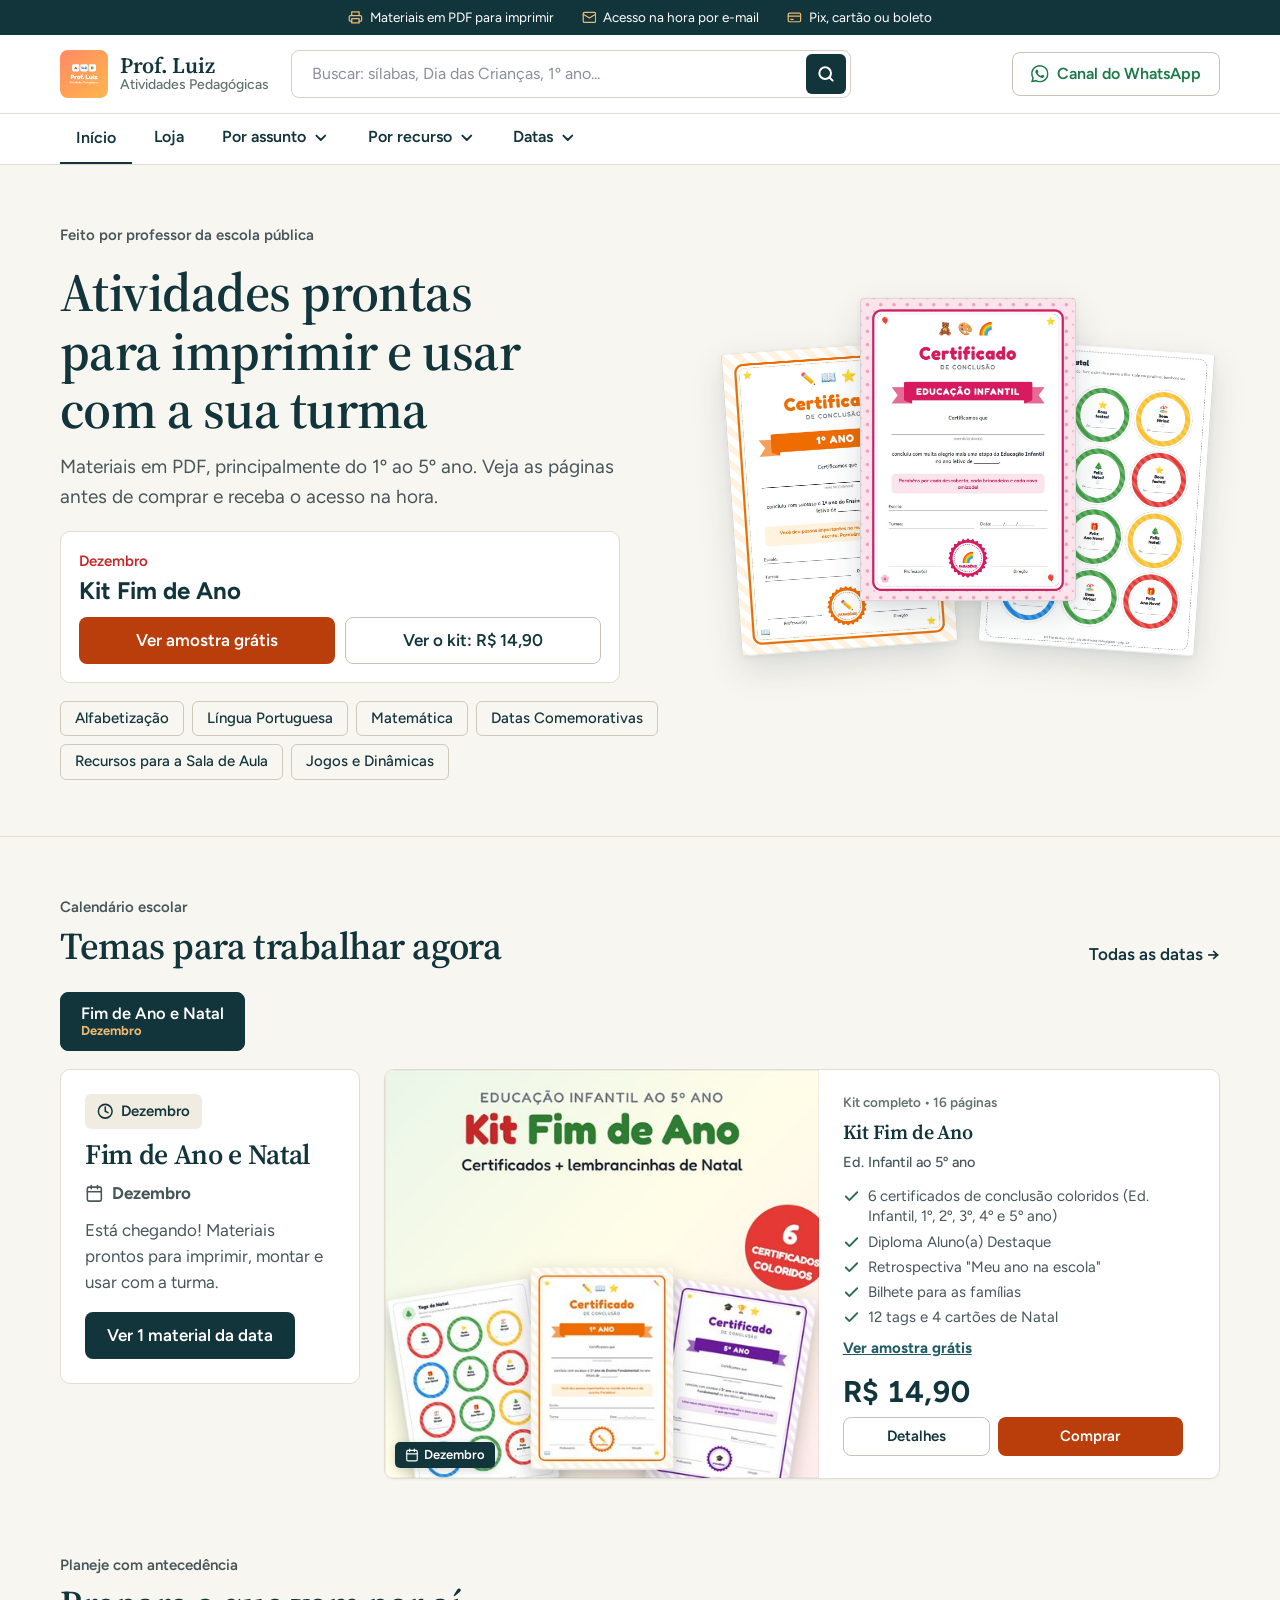
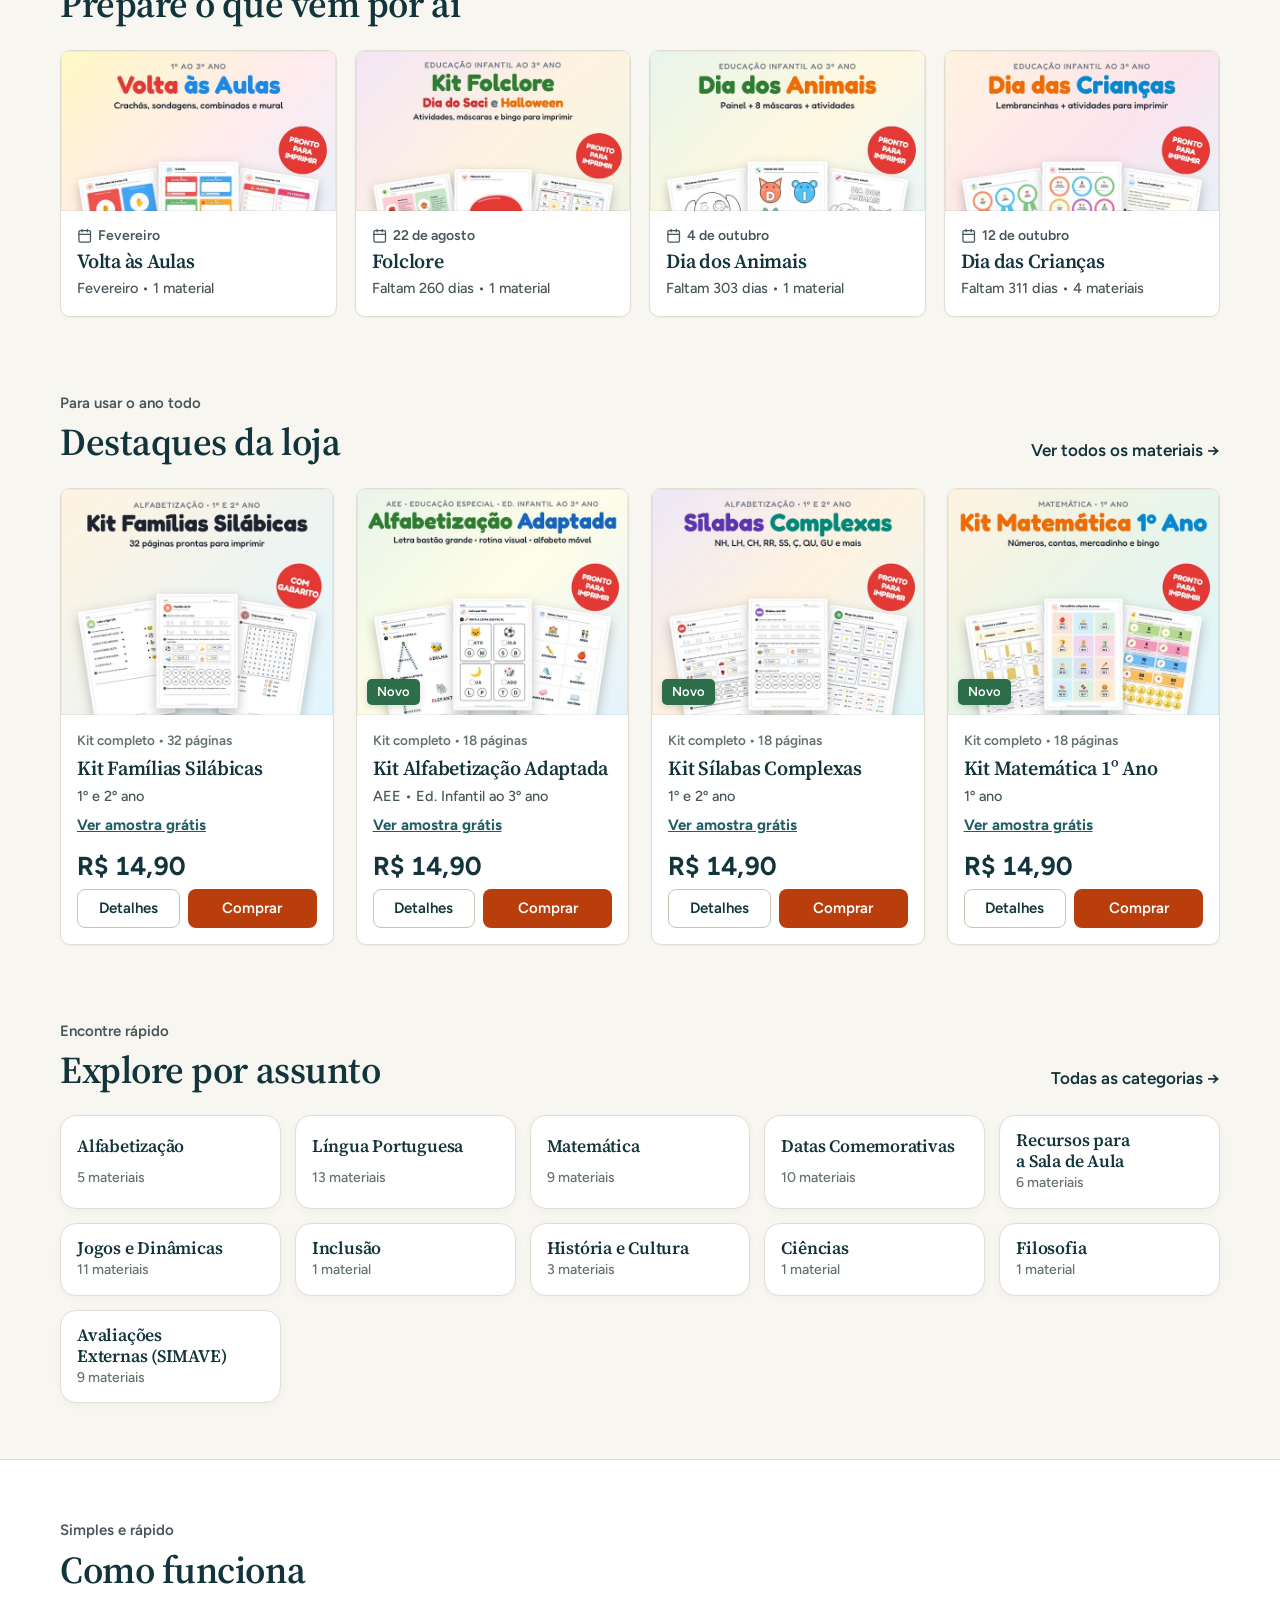
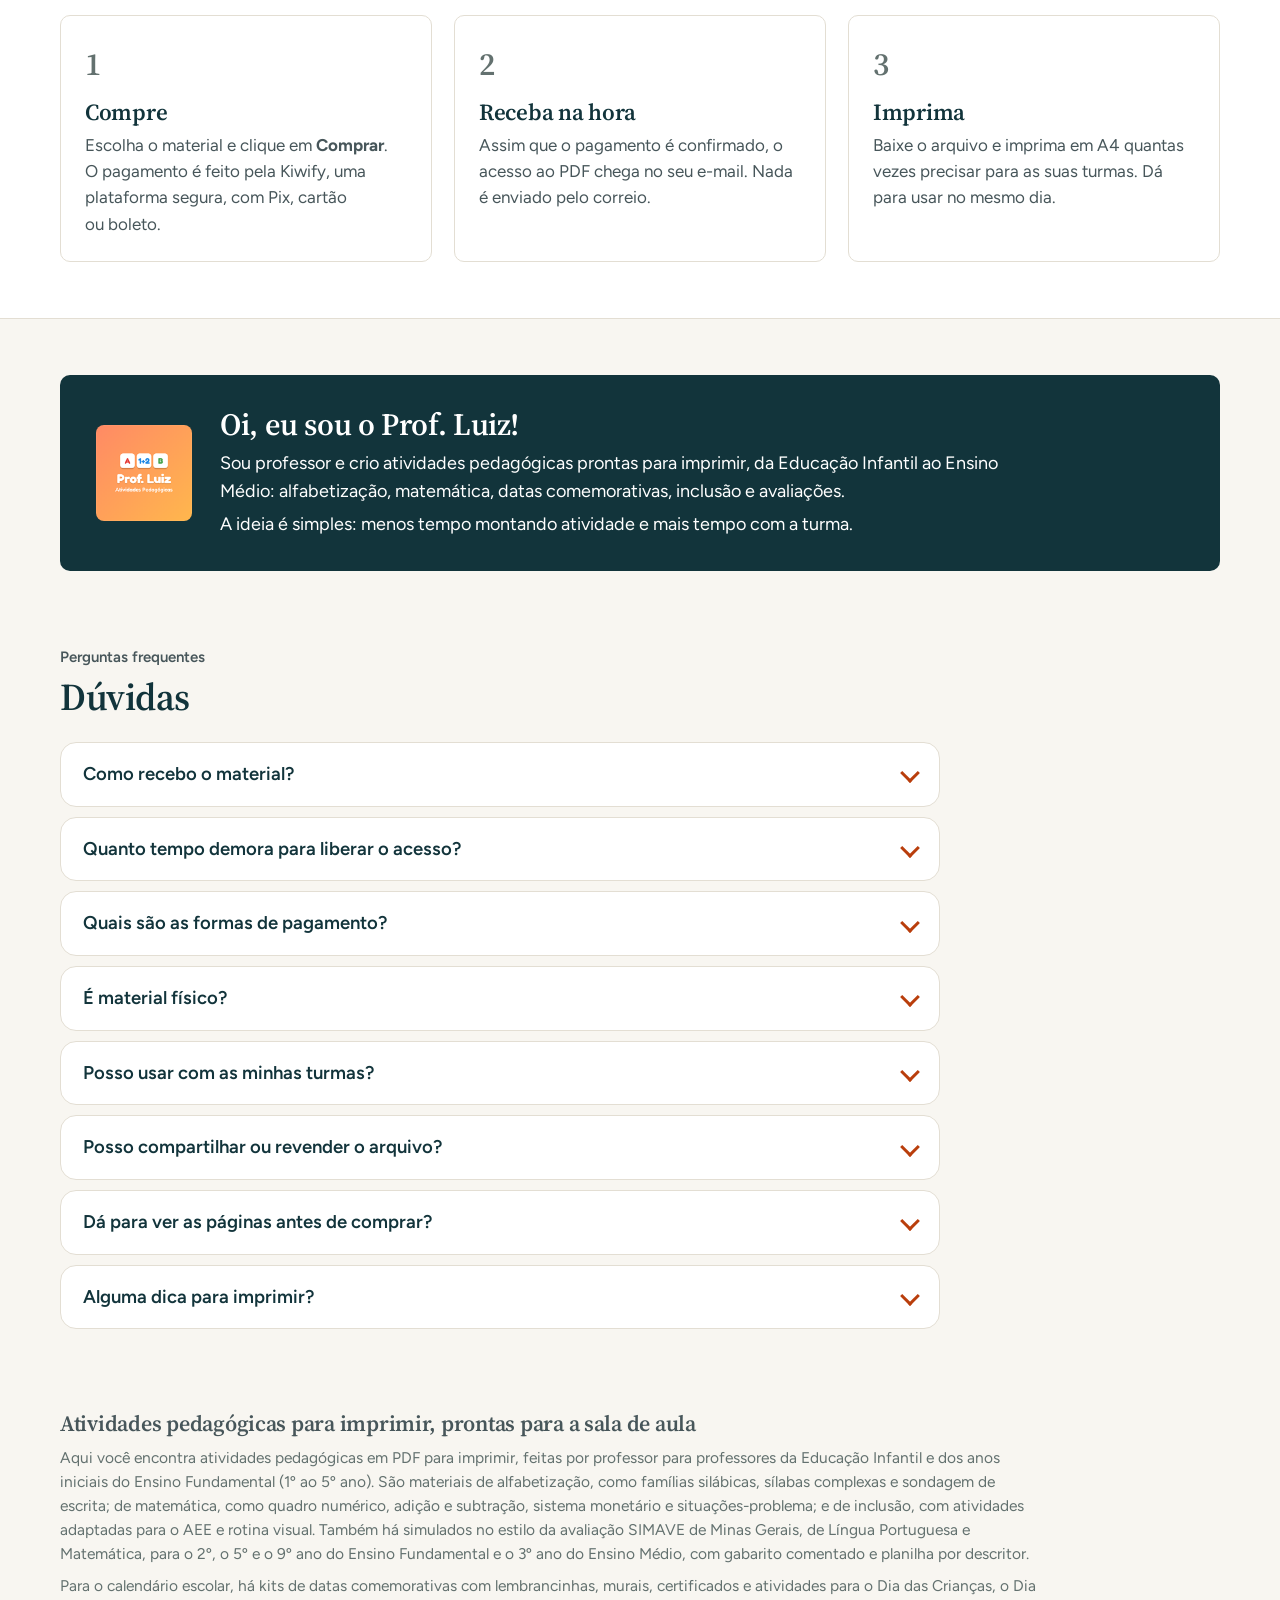
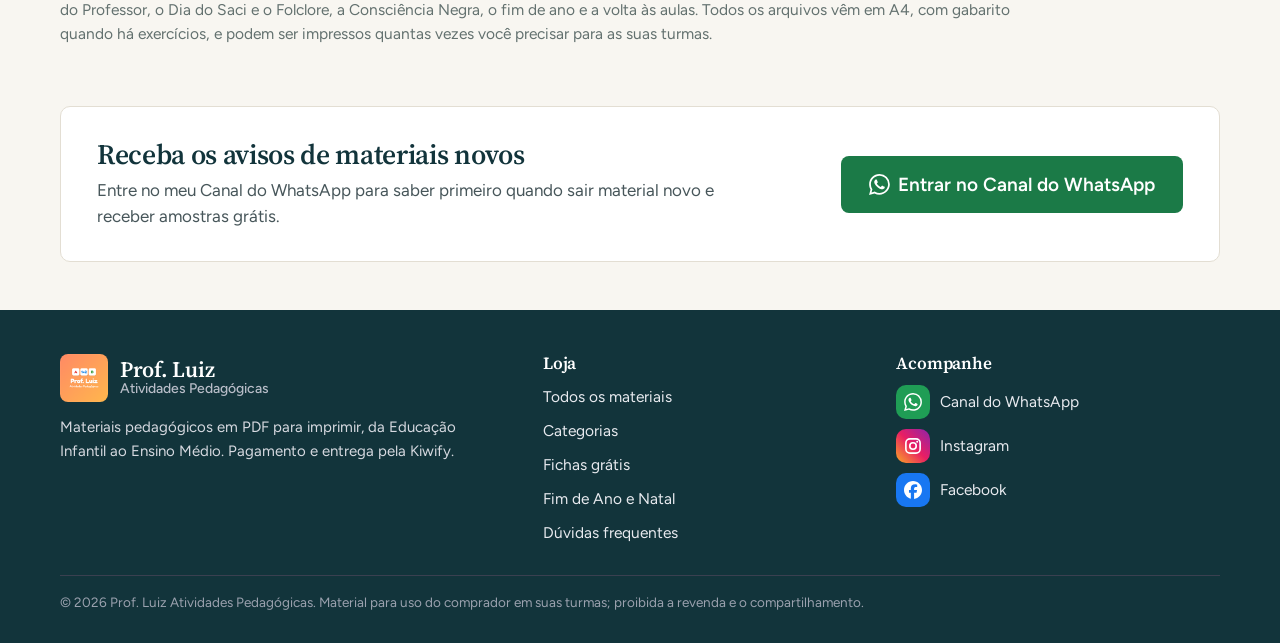
<file: index.html>
<!DOCTYPE html>
<html lang="pt-BR">
<head>
<meta charset="utf-8">
<meta name="viewport" content="width=device-width, initial-scale=1">
<title>Prof. Luiz Atividades Pedagógicas | Atividades para imprimir</title>
<meta name="description" content="Atividades pedagógicas em PDF para imprimir, da Educação Infantil ao Ensino Médio: alfabetização, matemática, inclusão, jogos e datas comemorativas. Pague com Pix, cartão ou boleto e receba na hora por e-mail.">
<meta name="theme-color" content="#12343b">

<!-- ENDEREÇO DO SITE: se o seu endereço não for https://luizbragarezende-eng.github.io/loja,
     troque-o aqui e nas outras páginas (veja o COMO-PUBLICAR.md, passo "Endereço do site"). -->
<link rel="canonical" href="https://luizbragarezende-eng.github.io/loja/">
<meta property="og:url" content="https://luizbragarezende-eng.github.io/loja/">
<meta property="og:image" content="https://luizbragarezende-eng.github.io/loja/img/og.png">

<meta property="og:type" content="website">
<meta property="og:locale" content="pt_BR">
<meta property="og:site_name" content="Prof. Luiz Atividades Pedagógicas">
<meta property="og:title" content="Prof. Luiz Atividades Pedagógicas | Atividades para imprimir">
<meta property="og:description" content="Materiais em PDF da Educação Infantil ao Ensino Médio: alfabetização, matemática, inclusão e datas comemorativas. Receba na hora por e-mail e imprima.">
<meta property="og:image:width" content="1200">
<meta property="og:image:height" content="630">
<meta property="og:image:alt" content="Prof. Luiz Atividades Pedagógicas: atividades prontas para imprimir">
<meta name="twitter:card" content="summary_large_image">

<link rel="icon" href="favicon.ico" sizes="any">
<link rel="icon" href="favicon-32.png" type="image/png" sizes="32x32">
<link rel="apple-touch-icon" href="apple-touch-icon.png">
<link rel="preconnect" href="https://fonts.googleapis.com">
<link rel="preconnect" href="https://fonts.gstatic.com" crossorigin>
<link href="https://fonts.googleapis.com/css2?family=Figtree:wght@400;500;600;700&family=Source+Serif+4:opsz,wght@8..60,600&display=swap" rel="stylesheet">
<link rel="stylesheet" href="style.css">
<script src="produtos.js" defer></script>
<script src="app.js" defer></script>
</head>
<body data-pagina="inicio">

<header id="topo" class="topo"></header>

<main>
  <section class="abertura">
    <div class="container">
      <div class="abertura-texto">
        <span class="kicker">Feito por professor da escola pública</span>
        <h1>Atividades <span class="l">prontas</span> para <span class="a">imprimir</span> e usar com a sua turma</h1>
        <p class="sub">Materiais em PDF, principalmente do 1º ao 5º ano. Veja as páginas antes de comprar e receba o acesso na hora.</p>
        <div class="campanha" id="campanha">
          <span class="campanha-rotulo" id="campanha-rotulo">Para trabalhar agora</span>
          <strong id="campanha-nome">Veja todos os materiais</strong>
          <div class="campanha-botoes">
            <a class="btn btn-comprar" id="campanha-amostra" href="loja.html">Ver amostra grátis</a>
            <a class="btn btn-contorno" id="campanha-kit" href="loja.html">Ver todos os materiais</a>
          </div>
        </div>
        <div class="atalhos" id="atalhos" aria-label="Assuntos"></div>
      </div>
      <div class="leque" aria-hidden="true">
        <div class="pg p1"><img id="lq1" src="img/produtos/kit-dia-das-criancas/t3.jpg" width="360" height="503" alt=""></div>
        <div class="pg p2"><img id="lq2" src="img/produtos/kit-alfabetizacao/t4.jpg" width="360" height="503" alt="" fetchpriority="high"></div>
        <div class="pg p3"><img id="lq3" src="img/produtos/kit-matematica-1ano/t12.jpg" width="360" height="503" alt=""></div>
      </div>
    </div>
  </section>

  <section class="secao secao-agora">
    <div class="container">
      <div class="secao-cab">
        <div>
          <span class="rotulo">Calendário escolar</span>
          <h2>Temas para trabalhar agora</h2>
        </div>
        <a class="link-seta" href="categorias.html#datas">Todas as datas</a>
      </div>
      <div id="agora"></div>
    </div>
  </section>

  <section class="secao">
    <div class="container">
      <div class="secao-cab">
        <div>
          <span class="rotulo">Planeje com antecedência</span>
          <h2>Prepare o que vem por aí</h2>
        </div>
      </div>
      <div class="grade-datas" id="vem"></div>
    </div>
  </section>

  <section class="secao">
    <div class="container">
      <div class="secao-cab">
        <div>
          <span class="rotulo">Para usar o ano todo</span>
          <h2>Destaques da loja</h2>
        </div>
        <a class="link-seta" href="loja.html">Ver todos os materiais</a>
      </div>
      <div class="grade-produtos" id="destaques"></div>
    </div>
  </section>

  <section class="secao">
    <div class="container">
      <div class="secao-cab">
        <div>
          <span class="rotulo">Encontre rápido</span>
          <h2>Explore por assunto</h2>
        </div>
        <a class="link-seta" href="categorias.html">Todas as categorias</a>
      </div>
      <div class="grade-tiles" id="assuntos-home"></div>
    </div>
  </section>

  <section class="secao faixa-branca" id="como-funciona">
    <div class="container">
      <div class="secao-cab">
        <div>
          <span class="rotulo">Simples e rápido</span>
          <h2>Como funciona</h2>
        </div>
      </div>
      <div class="passos">
        <div class="passo">
          <div class="num">1</div>
          <h3>Compre</h3>
          <p>Escolha o material e clique em <b>Comprar</b>. O pagamento é feito pela Kiwify, uma plataforma segura, com Pix, cartão ou boleto.</p>
        </div>
        <div class="passo">
          <div class="num">2</div>
          <h3>Receba na hora</h3>
          <p>Assim que o pagamento é confirmado, o acesso ao PDF chega no seu e-mail. Nada é enviado pelo correio.</p>
        </div>
        <div class="passo">
          <div class="num">3</div>
          <h3>Imprima</h3>
          <p>Baixe o arquivo e imprima em A4 quantas vezes precisar para as suas turmas. Dá para usar no mesmo dia.</p>
        </div>
      </div>
    </div>
  </section>

  <section class="secao">
    <div class="container">
      <div class="sobre">
        <img src="img/logo.png" width="120" height="120" alt="Logo do Prof. Luiz Atividades Pedagógicas" loading="lazy">
        <div>
          <h2>Oi, eu sou o Prof. Luiz!</h2>
          <p>Sou professor e crio atividades pedagógicas prontas para imprimir, da Educação Infantil ao Ensino Médio: alfabetização, matemática, datas comemorativas, inclusão e avaliações.</p>
          <p>A ideia é simples: menos tempo montando atividade e mais tempo com a turma.</p>
        </div>
      </div>
    </div>
  </section>

  <section class="secao" id="duvidas">
    <div class="container">
      <div class="secao-cab">
        <div>
          <span class="rotulo">Perguntas frequentes</span>
          <h2>Dúvidas</h2>
        </div>
      </div>
      <div class="faq">
        <details>
          <summary>Como recebo o material?</summary>
          <div class="resp">
            <p>Depois que o pagamento é confirmado, a Kiwify envia o acesso para o e-mail que você informou na compra. Lá você baixa o PDF.</p>
            <p>Não chegou? Olhe as pastas de spam e promoções e confira se o e-mail foi digitado certo. Se ainda assim não encontrar, me chame no <a href="https://www.instagram.com/prof.luiz.atividades/" target="_blank" rel="noopener">direct do Instagram</a>.</p>
          </div>
        </details>
        <details>
          <summary>Quanto tempo demora para liberar o acesso?</summary>
          <div class="resp"><p>No Pix e no cartão, a liberação costuma ser imediata. No boleto, o acesso chega depois que o banco confirma o pagamento, o que pode levar alguns dias úteis.</p></div>
        </details>
        <details>
          <summary>Quais são as formas de pagamento?</summary>
          <div class="resp"><p>Pix, cartão de crédito ou boleto. O pagamento é feito na página da Kiwify, que cuida da cobrança e da entrega do material. Cada material é comprado separadamente.</p></div>
        </details>
        <details>
          <summary>É material físico?</summary>
          <div class="resp"><p>Não. Os materiais são arquivos em PDF, no tamanho A4, para você imprimir. Nada é enviado pelo correio.</p></div>
        </details>
        <details>
          <summary>Posso usar com as minhas turmas?</summary>
          <div class="resp"><p>Pode, e é para isso que eles foram feitos! Você pode imprimir quantas vezes precisar para usar em sala com as suas turmas, ano após ano. Para a escola toda, o pacote <a href="produto.html?id=combo-simave-escola">SIMAVE Escola</a> libera o uso dos simulados para todos os professores de uma escola.</p></div>
        </details>
        <details>
          <summary>Posso compartilhar ou revender o arquivo?</summary>
          <div class="resp"><p>Não. A licença é para quem comprou. É proibido revender o material ou repassar o arquivo, inclusive em grupos. Se uma colega gostar, indique o site para ela: isso ajuda a continuar criando materiais novos.</p></div>
        </details>
        <details>
          <summary>Dá para ver as páginas antes de comprar?</summary>
          <div class="resp"><p>Sim. Na página de cada material há uma galeria com algumas páginas e o botão <b>Baixar amostra grátis</b>, com um PDF de 3 ou 4 páginas para você imprimir e testar com a turma.</p></div>
        </details>
        <details>
          <summary>Alguma dica para imprimir?</summary>
          <div class="resp">
            <ul>
              <li>Imprima em "tamanho real" (100%) para as páginas não encolherem.</li>
              <li>Teste uma folha antes de imprimir tudo.</li>
              <li>Para caixinhas e medalhas, use um papel mais grosso (180 g).</li>
            </ul>
          </div>
        </details>
      </div>
    </div>
  </section>

  <section class="secao seo">
    <div class="container">
      <h2>Atividades pedagógicas para imprimir, prontas para a sala de aula</h2>
      <p>Aqui você encontra atividades pedagógicas em PDF para imprimir, feitas por professor para professores da Educação Infantil e dos anos iniciais do Ensino Fundamental (1º ao 5º ano). São materiais de alfabetização, como famílias silábicas, sílabas complexas e sondagem de escrita; de matemática, como quadro numérico, adição e subtração, sistema monetário e situações-problema; e de inclusão, com atividades adaptadas para o AEE e rotina visual. Também há simulados no estilo da avaliação SIMAVE de Minas Gerais, de Língua Portuguesa e Matemática, para o 2º, o 5º e o 9º ano do Ensino Fundamental e o 3º ano do Ensino Médio, com gabarito comentado e planilha por descritor.</p>
      <p>Para o calendário escolar, há kits de datas comemorativas com lembrancinhas, murais, certificados e atividades para o Dia das Crianças, o Dia do Professor, o Dia do Saci e o Folclore, a Consciência Negra, o fim de ano e a volta às aulas. Todos os arquivos vêm em A4, com gabarito quando há exercícios, e podem ser impressos quantas vezes você precisar para as suas turmas.</p>
    </div>
  </section>
</main>

<footer id="rodape" class="rodape"></footer>

</body>
</html>
</file>
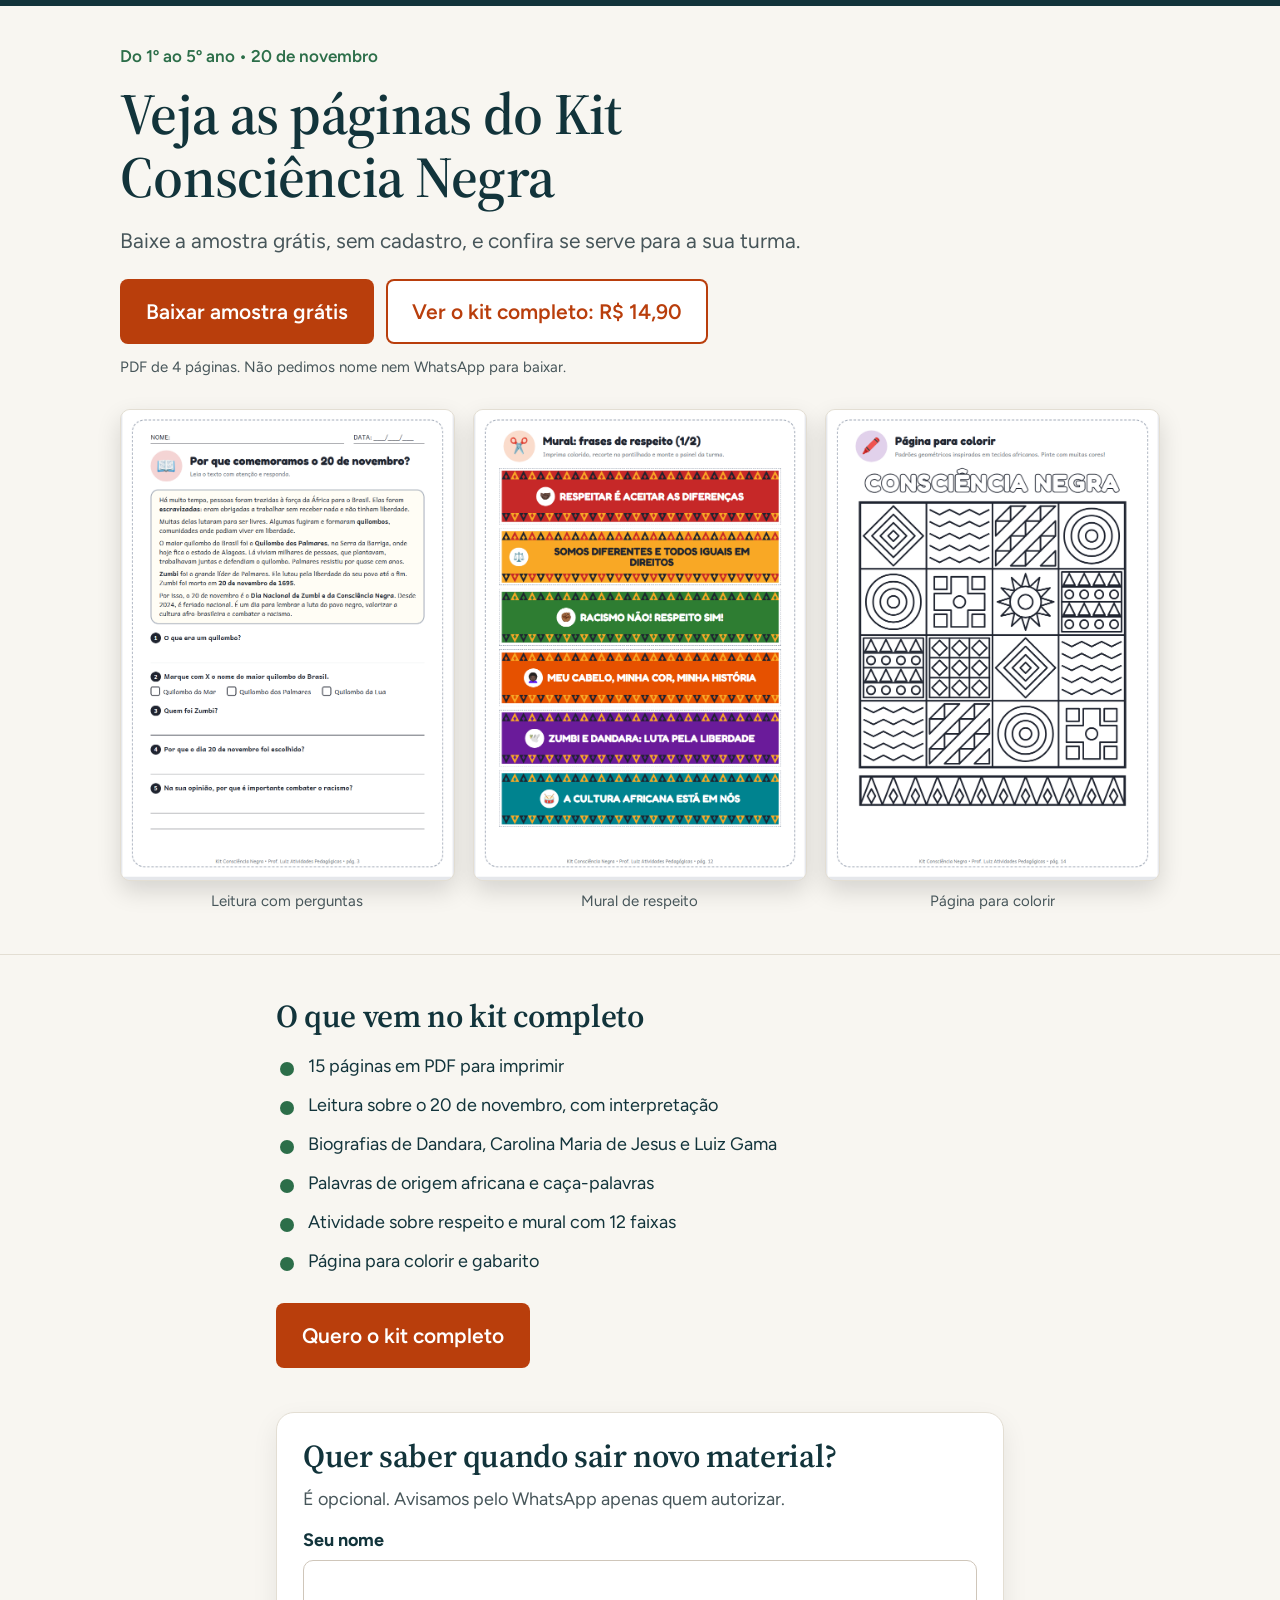
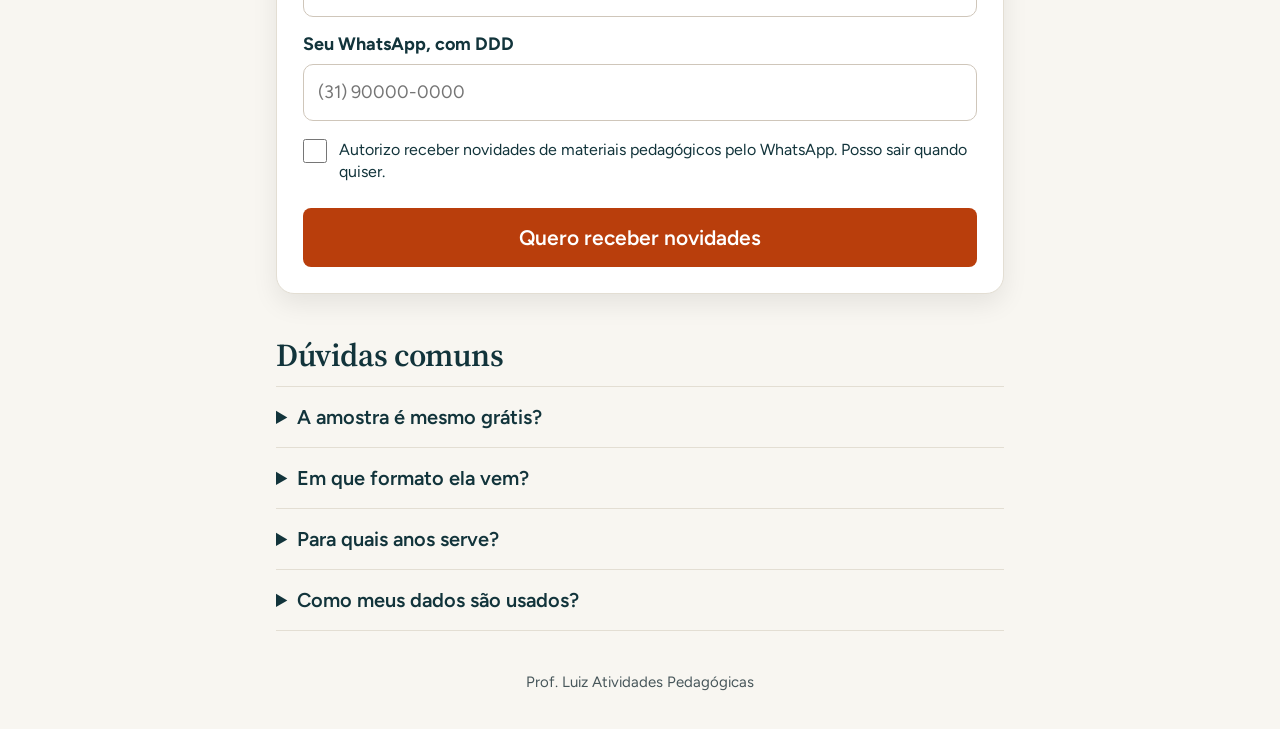
<file: amostra-consciencia-negra/index.html>
<!doctype html>
<html lang="pt-BR">
<head>
<meta charset="utf-8">
<meta name="viewport" content="width=device-width, initial-scale=1">
<title>Amostra grátis: Kit Consciência Negra</title>
<meta name="description" content="Veja páginas reais e baixe grátis a amostra do Kit Consciência Negra, do 1º ao 5º ano.">
<meta name="robots" content="noindex">
<link href="https://fonts.googleapis.com/css2?family=Figtree:wght@400;500;600;700&family=Source+Serif+4:opsz,wght@8..60,600&display=swap" rel="stylesheet">
<style>
:root{--tinta:#12343b;--cinza:#47565a;--verde:#2c6e49;--botao:#b93e0c;--botao-hover:#973207;--linha:#e3ded3}
*{box-sizing:border-box}
html{-webkit-text-size-adjust:100%}
body{margin:0;font-family:'Figtree',system-ui,sans-serif;font-size:18px;line-height:1.5;color:var(--tinta);background:#f8f6f1}
h1,h2{font-family:'Source Serif 4',Georgia,serif;line-height:1.1;margin:0;font-weight:600;letter-spacing:-.012em;text-wrap:balance}
img{max-width:100%;display:block}
a{color:#1f5c63}
.faixa{height:6px;background:var(--tinta)}
.topo{padding:38px 16px 42px;background:#f8f6f1;border-bottom:1px solid var(--linha)}
.conteudo{max-width:1040px;margin:0 auto}
.selo{display:block;font-family:'Figtree',system-ui,sans-serif;font-weight:600;color:var(--verde);font-size:17px;margin-bottom:12px}
h1{font-size:clamp(38px,6vw,58px);max-width:820px}
.sub{font-size:21px;margin:16px 0 22px;color:var(--cinza);max-width:720px}
.acoes{display:flex;flex-wrap:wrap;gap:12px}
.btn{display:inline-block;border:0;border-radius:8px;padding:17px 26px;background:var(--botao);color:#fff;font-family:'Figtree',system-ui,sans-serif;font-size:21px;font-weight:600;text-align:center;text-decoration:none;cursor:pointer}
.btn:hover{background:var(--botao-hover)}
.btn.claro{background:#fff;color:var(--botao);box-shadow:inset 0 0 0 2px var(--botao)}
.miudo{font-size:15px;color:var(--cinza);margin:12px 0 0}
.paginas{display:grid;grid-template-columns:repeat(3,1fr);gap:18px;margin-top:30px}
.paginas figure{margin:0}
.paginas img{width:100%;height:auto;border-radius:10px;border:1px solid var(--linha);background:#fff;box-shadow:0 10px 24px rgba(0,0,0,.14)}
figcaption{font-size:15px;color:var(--cinza);margin-top:9px;text-align:center}
.bloco{max-width:760px;margin:0 auto;padding:44px 16px 0}
.bloco h2{font-size:32px;margin-bottom:12px}
.lista{list-style:none;padding:0;margin:12px 0 22px}
.lista li{padding:6px 0 6px 32px;position:relative}
.lista li:before{content:"";position:absolute;left:4px;top:15px;width:14px;height:14px;border-radius:50%;background:var(--verde)}
.caixa{background:#fff;border:1px solid var(--linha);border-radius:18px;padding:26px;box-shadow:0 10px 26px rgba(0,0,0,.08)}
.caixa p{margin:0 0 14px;color:var(--cinza)}
label{display:block;font-weight:700;margin:14px 0 6px}
input[type=text],input[type=tel]{width:100%;font:inherit;padding:14px;border:1.5px solid #cfc6ba;border-radius:10px;background:#fff;color:var(--tinta);min-height:52px}
input:focus-visible,button:focus-visible,a:focus-visible,summary:focus-visible{outline:3px solid #1f5c63;outline-offset:2px}
.aceite{display:flex;gap:12px;align-items:flex-start;font-weight:400;font-size:16px;line-height:1.35;margin-top:18px;cursor:pointer}
.aceite input{width:24px;height:24px;margin:0;flex:none}
form .btn{width:100%;margin-top:20px}
details{border-top:1px solid var(--linha);padding:15px 0}
details:last-child{border-bottom:1px solid var(--linha)}
summary{cursor:pointer;font-family:'Figtree',system-ui,sans-serif;font-weight:600;font-size:20px}
details p{margin:10px 0 0;color:var(--cinza)}
footer{text-align:center;font-size:15px;color:var(--cinza);padding:40px 16px 36px}
#obrigado[hidden],#form[hidden]{display:none}
#titulo-obrigado:focus{outline:none}
@media (max-width:820px){
  .topo{padding-top:30px}
  .acoes .btn{width:100%}
  .paginas{display:flex;overflow-x:auto;scroll-snap-type:x mandatory;gap:14px;margin:26px -16px 0;padding:0 16px 8px;-webkit-overflow-scrolling:touch}
  .paginas figure{flex:0 0 82%;scroll-snap-align:center}
}
</style>
</head>
<body>
<div class="faixa"></div>
<main>
  <section class="topo">
    <div class="conteudo">
      <span class="selo">Do 1º ao 5º ano • 20 de novembro</span>
      <h1>Veja as páginas do Kit Consciência Negra</h1>
      <p class="sub">Baixe a amostra grátis, sem cadastro, e confira se serve para a sua turma.</p>
      <div class="acoes">
        <a class="btn" href="Amostra-Gratis.pdf" download>Baixar amostra grátis</a>
        <a class="btn claro" href="https://pay.kiwify.com.br/yrdgo6k">Ver o kit completo: R$ 14,90</a>
      </div>
      <p class="miudo">PDF de 4 páginas. Não pedimos nome nem WhatsApp para baixar.</p>
      <div class="paginas" tabindex="0" aria-label="Páginas reais do kit">
        <figure>
          <img src="img/previa-pagina-3.png" width="800" height="1131" alt="Página de leitura: Por que comemoramos o 20 de novembro?">
          <figcaption>Leitura com perguntas</figcaption>
        </figure>
        <figure>
          <img src="img/previa-pagina-12.png" width="800" height="1131" alt="Folha do mural com frases de respeito">
          <figcaption>Mural de respeito</figcaption>
        </figure>
        <figure>
          <img src="img/previa-pagina-14.png" width="800" height="1131" alt="Página para colorir com padrões geométricos">
          <figcaption>Página para colorir</figcaption>
        </figure>
      </div>
    </div>
  </section>

  <section class="bloco">
    <h2>O que vem no kit completo</h2>
    <ul class="lista">
      <li>15 páginas em PDF para imprimir</li>
      <li>Leitura sobre o 20 de novembro, com interpretação</li>
      <li>Biografias de Dandara, Carolina Maria de Jesus e Luiz Gama</li>
      <li>Palavras de origem africana e caça-palavras</li>
      <li>Atividade sobre respeito e mural com 12 faixas</li>
      <li>Página para colorir e gabarito</li>
    </ul>
    <a class="btn" href="https://pay.kiwify.com.br/yrdgo6k">Quero o kit completo</a>
  </section>

  <section class="bloco">
    <div class="caixa">
      <form id="form">
        <h2>Quer saber quando sair novo material?</h2>
        <p>É opcional. Avisamos pelo WhatsApp apenas quem autorizar.</p>
        <label for="nome">Seu nome</label>
        <input id="nome" name="nome" type="text" autocomplete="given-name" required>
        <label for="whats">Seu WhatsApp, com DDD</label>
        <input id="whats" name="whatsapp" type="tel" inputmode="tel" autocomplete="tel" placeholder="(31) 90000-0000" required>
        <label class="aceite">
          <input type="checkbox" name="aceite" required>
          <span>Autorizo receber novidades de materiais pedagógicos pelo WhatsApp. Posso sair quando quiser.</span>
        </label>
        <button class="btn" type="submit">Quero receber novidades</button>
      </form>
      <div id="obrigado" hidden>
        <h2 id="titulo-obrigado" tabindex="-1">Pronto, obrigado!</h2>
        <p>Vamos avisar quando sair material novo. Para sair da lista, basta responder SAIR.</p>
      </div>
    </div>
  </section>

  <section class="bloco">
    <h2>Dúvidas comuns</h2>
    <details><summary>A amostra é mesmo grátis?</summary><p>Sim. Você baixa o PDF sem pagar e sem cadastro.</p></details>
    <details><summary>Em que formato ela vem?</summary><p>Em PDF, pronto para abrir no celular ou no computador e imprimir.</p></details>
    <details><summary>Para quais anos serve?</summary><p>O kit foi feito para o 1º ao 5º ano do Ensino Fundamental.</p></details>
    <details><summary>Como meus dados são usados?</summary><p>Se você preencher o formulário, seu nome e WhatsApp ficam em uma planilha da Prof. Luiz Atividades Pedagógicas, usada só para enviar novidades. Não vendemos nem repassamos seus dados. Para pedir a exclusão, envie EXCLUIR para o <a href="https://wa.me/5534992359704?text=EXCLUIR">WhatsApp (34) 99235-9704</a>.</p></details>
  </section>
</main>
<footer>Prof. Luiz Atividades Pedagógicas</footer>
<script>
var RESPOSTAS = 'https://docs.google.com/forms/d/e/1FAIpQLSfaYPwuzEjIyra2g4Td2p8HCyKgr8C_k2etu-SI1EdZ6haaew/formResponse';
document.getElementById('form').addEventListener('submit', function (e) {
  e.preventDefault();
  var dados = new URLSearchParams();
  dados.set('entry.1824002619', this.nome.value.trim());
  dados.set('entry.760754083', this.whatsapp.value.trim());
  dados.set('entry.937001871', 'Sim');
  fetch(RESPOSTAS, { method: 'POST', mode: 'no-cors', body: dados }).catch(function () {});
  this.hidden = true;
  var fim = document.getElementById('obrigado');
  fim.hidden = false;
  document.getElementById('titulo-obrigado').focus();
});
</script>
</body>
</html>
</file>
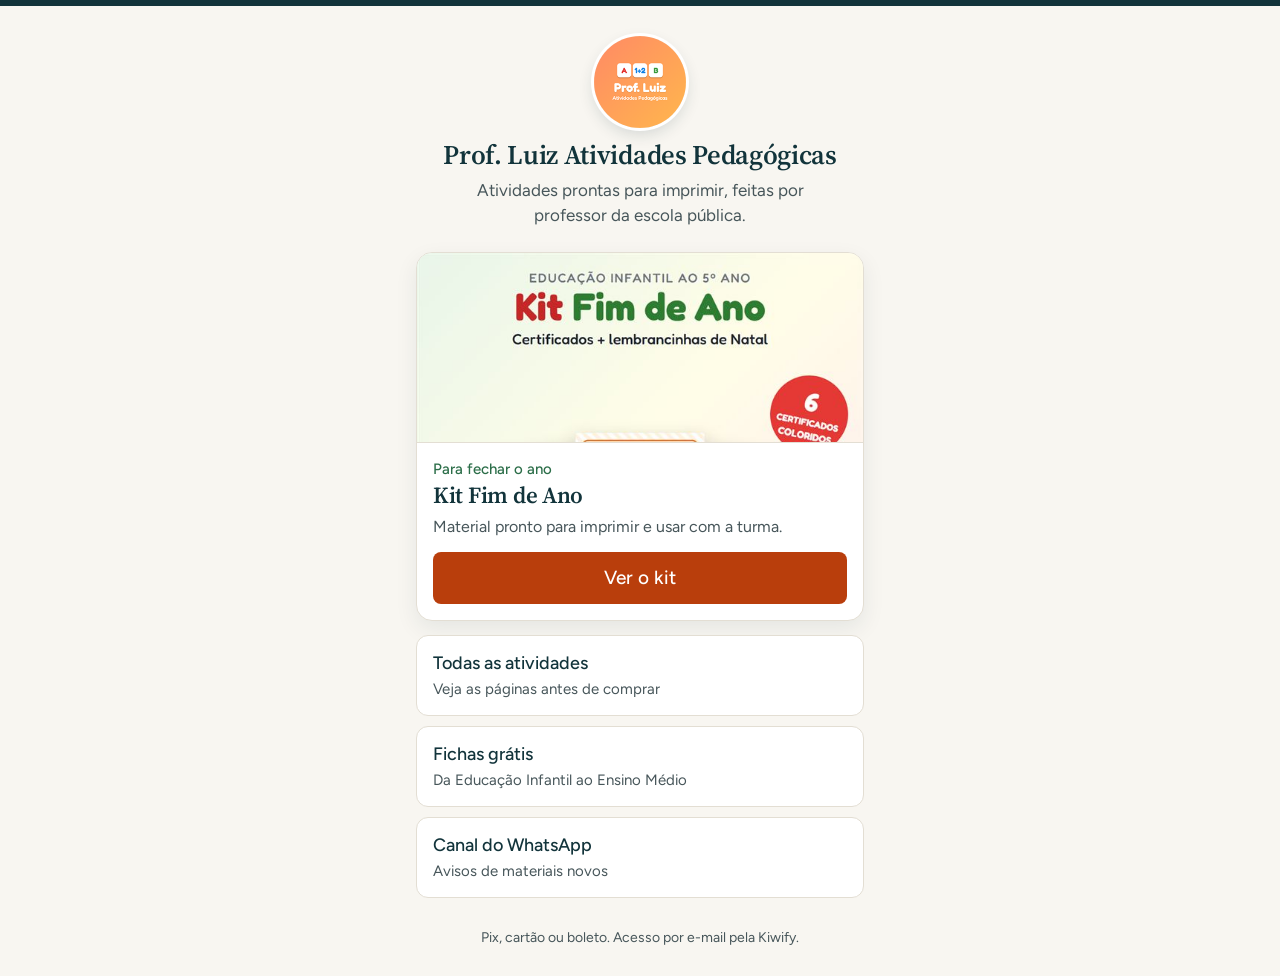
<file: bio/index.html>
<!doctype html>
<html lang="pt-BR">
<head>
<meta charset="utf-8">
<meta name="viewport" content="width=device-width, initial-scale=1">
<title>Prof. Luiz Atividades Pedagógicas</title>
<meta name="description" content="Atividades prontas para imprimir, da Educação Infantil ao Ensino Médio, feitas por professor da escola pública.">
<meta name="theme-color" content="#12343b">
<meta property="og:title" content="Prof. Luiz Atividades Pedagógicas">
<meta property="og:description" content="Atividades prontas para imprimir, da Educação Infantil ao Ensino Médio.">
<meta property="og:image" content="https://luizbragarezende-eng.github.io/loja/img/og.png">
<link rel="canonical" href="https://luizbragarezende-eng.github.io/loja/bio/">
<link rel="icon" href="../favicon.ico" sizes="any">
<link rel="apple-touch-icon" href="../apple-touch-icon.png">
<link href="https://fonts.googleapis.com/css2?family=Figtree:wght@400;500;600;700&family=Source+Serif+4:opsz,wght@8..60,600&display=swap" rel="stylesheet">
<style>
:root{--tinta:#12343b;--cinza:#47565a;--fundo:#f8f6f1;--cartao:#fff;--linha:#e3ded3;--botao:#b93e0c;--botao-hover:#973207;--verde:#2c6e49}
*{box-sizing:border-box}
html{-webkit-text-size-adjust:100%}
body{margin:0;font-family:'Figtree',system-ui,sans-serif;font-size:17px;line-height:1.45;color:var(--tinta);background:var(--fundo)}
h1,h2{font-family:'Source Serif 4',Georgia,serif;font-weight:600;line-height:1.12;margin:0;letter-spacing:-.012em;text-wrap:balance}
img{display:block;max-width:100%}
a:focus-visible{outline:3px solid #1f5c63;outline-offset:2px}
.faixa{height:6px;background:var(--tinta)}
main{max-width:480px;margin:0 auto;padding:30px 16px 24px}
.marca{text-align:center}
.marca img{width:92px;height:92px;border-radius:50%;margin:0 auto 12px;box-shadow:0 0 0 3px #fff,0 6px 16px rgba(18,52,59,.16)}
h1{font-size:27px}
.marca p{margin:8px auto 0;max-width:360px;color:var(--cinza)}
.campanha{display:block;margin-top:24px;background:var(--cartao);border:1px solid var(--linha);border-radius:16px;overflow:hidden;box-shadow:0 8px 22px rgba(18,52,59,.08)}
.campanha img{width:100%;height:190px;object-fit:cover;object-position:top;border-bottom:1px solid var(--linha)}
.campanha div{padding:16px}
.rotulo{display:block;font-family:'Figtree',system-ui,sans-serif;font-weight:500;font-size:15px;color:var(--verde)}
.campanha h2{font-size:23px;margin-top:3px}
.campanha p{margin:6px 0 14px;color:var(--cinza);font-size:16px}
.btn{display:flex;align-items:center;justify-content:center;min-height:52px;padding:12px 16px;border-radius:8px;background:var(--botao);color:#fff;font-family:'Figtree',system-ui,sans-serif;font-weight:500;font-size:19px;text-decoration:none;text-align:center}
.btn:hover{background:var(--botao-hover)}
.links{display:grid;gap:10px;margin-top:14px}
.link{display:block;padding:14px 16px;background:var(--cartao);border:1px solid var(--linha);border-radius:12px;color:var(--tinta);text-decoration:none}
.link:hover{border-color:var(--tinta)}
.link b{display:block;font-family:'Figtree',system-ui,sans-serif;font-weight:500;font-size:18px}
.link span{color:var(--cinza);font-size:15px}
footer{text-align:center;color:var(--cinza);font-size:14px;padding:6px 16px 28px}
</style>
</head>
<body>
<div class="faixa"></div>
<main>
  <section class="marca">
    <img src="../img/logo.png" width="92" height="92" alt="Logo do Prof. Luiz">
    <h1>Prof. Luiz Atividades Pedagógicas</h1>
    <p>Atividades prontas para imprimir, feitas por professor da escola pública.</p>
  </section>

  <section class="campanha" id="campanha" hidden>
    <img id="c-img" alt="">
    <div>
      <span class="rotulo" id="c-rotulo"></span>
      <h2 id="c-nome"></h2>
      <p id="c-texto"></p>
      <a class="btn" id="c-link"></a>
    </div>
  </section>

  <nav class="links" aria-label="Links">
    <a class="link" href="../loja.html"><b>Todas as atividades</b><span>Veja as páginas antes de comprar</span></a>
    <a class="link" href="../ficha-gratis/"><b>Fichas grátis</b><span>Da Educação Infantil ao Ensino Médio</span></a>
    <a class="link" href="https://whatsapp.com/channel/0029Vb8o31B8fewl8BBT7V2B" target="_blank" rel="noopener"><b>Canal do WhatsApp</b><span>Avisos de materiais novos</span></a>
  </nav>
</main>
<footer>Pix, cartão ou boleto. Acesso por e-mail pela Kiwify.</footer>
<script>
// Campanhas em ordem: cada uma aparece até o dia "ate".
var CAMPANHAS = [
  { ate: '2026-11-19', rotulo: 'Para o 20 de novembro', nome: 'Kit Consciência Negra', texto: '15 páginas para o 1º ao 5º ano. Veja a amostra antes de comprar.', img: '../img/produtos/kit-consciencia-negra/p12.jpg', link: '../amostra-consciencia-negra/', botao: 'Ver amostra grátis' },
  { ate: '2026-12-20', rotulo: 'Para fechar o ano', nome: 'Kit Fim de Ano', texto: 'Material pronto para imprimir e usar com a turma.', img: '../img/produtos/kit-fim-de-ano/capa.jpg', link: '../produto.html?id=kit-fim-de-ano', botao: 'Ver o kit' }
];
var hoje = new Date(), d = hoje.getFullYear() + '-' + ('0' + (hoje.getMonth() + 1)).slice(-2) + '-' + ('0' + hoje.getDate()).slice(-2);
var c = CAMPANHAS.filter(function (x) { return d <= x.ate; })[0];
if (c) {
  document.getElementById('c-img').src = c.img;
  document.getElementById('c-rotulo').textContent = c.rotulo;
  document.getElementById('c-nome').textContent = c.nome;
  document.getElementById('c-texto').textContent = c.texto;
  var a = document.getElementById('c-link');
  a.href = c.link;
  a.textContent = c.botao;
  document.getElementById('campanha').hidden = false;
}
</script>
</body>
</html>
</file>
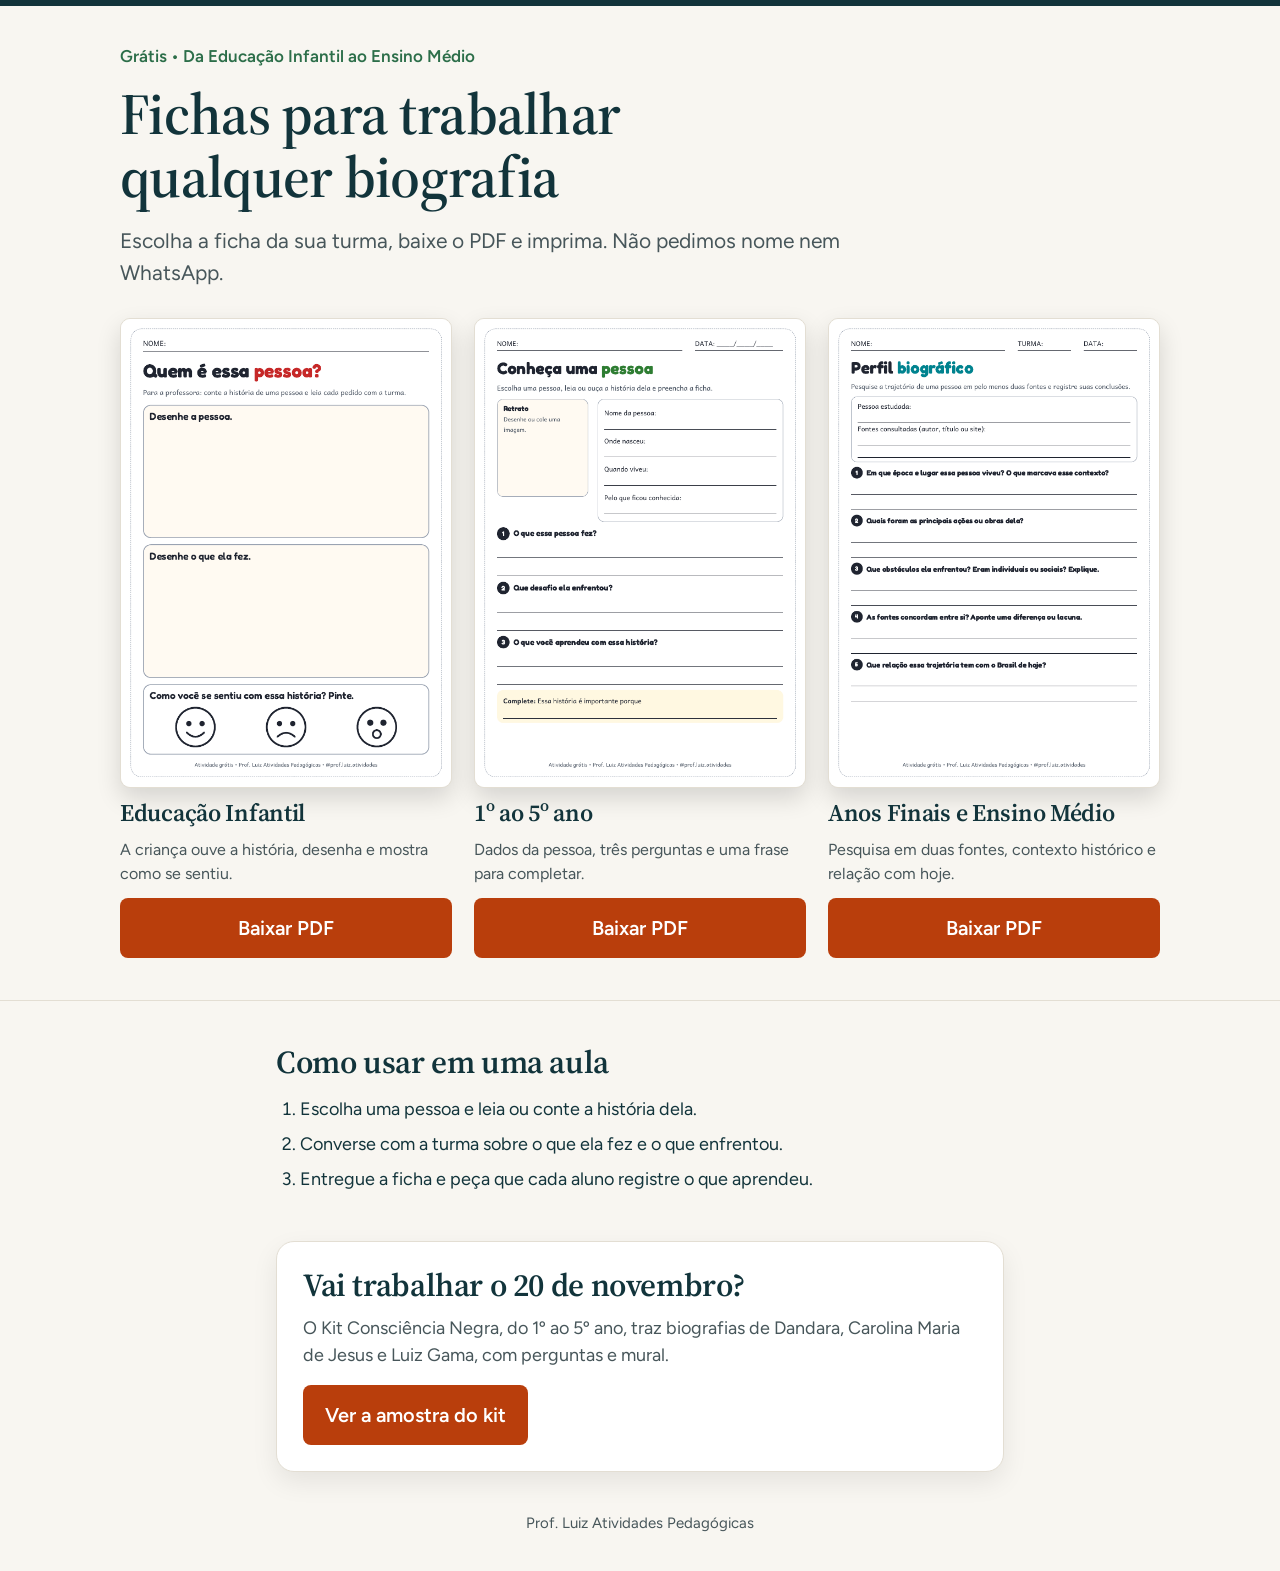
<file: ficha-gratis/index.html>
<!doctype html>
<html lang="pt-BR">
<head>
<meta charset="utf-8">
<meta name="viewport" content="width=device-width, initial-scale=1">
<title>Fichas grátis de biografia</title>
<meta name="description" content="Fichas grátis para trabalhar qualquer biografia, da Educação Infantil ao Ensino Médio.">
<link href="https://fonts.googleapis.com/css2?family=Figtree:wght@400;500;600;700&family=Source+Serif+4:opsz,wght@8..60,600&display=swap" rel="stylesheet">
<style>
:root{--tinta:#12343b;--cinza:#47565a;--verde:#2c6e49;--botao:#b93e0c;--botao-hover:#973207;--linha:#e3ded3}
*{box-sizing:border-box}
html{-webkit-text-size-adjust:100%}
body{margin:0;font-family:'Figtree',system-ui,sans-serif;font-size:18px;line-height:1.5;color:var(--tinta);background:#f8f6f1}
h1,h2{font-family:'Source Serif 4',Georgia,serif;line-height:1.1;margin:0;font-weight:600;letter-spacing:-.012em;text-wrap:balance}
img{max-width:100%;display:block}
.faixa{height:6px;background:var(--tinta)}
.topo{padding:38px 16px 42px;background:#f8f6f1;border-bottom:1px solid var(--linha)}
.conteudo{max-width:1040px;margin:0 auto}
.selo{display:block;font-family:'Figtree',system-ui,sans-serif;font-weight:600;color:var(--verde);font-size:17px;margin-bottom:12px}
h1{font-size:clamp(38px,6vw,58px);max-width:820px}
.sub{font-size:21px;margin:16px 0 0;color:var(--cinza);max-width:720px}
.fichas{display:grid;grid-template-columns:repeat(3,1fr);gap:22px;margin-top:30px}
.fichas article{display:flex;flex-direction:column;gap:12px}
.fichas img{width:100%;height:auto;border-radius:10px;border:1px solid var(--linha);background:#fff;box-shadow:0 10px 24px rgba(0,0,0,.14)}
.fichas h2{font-size:24px}
.fichas p{margin:0;font-size:16px;color:var(--cinza);flex:1}
.btn{display:inline-block;border:0;border-radius:8px;padding:15px 22px;background:var(--botao);color:#fff;font-family:'Figtree',system-ui,sans-serif;font-size:20px;font-weight:600;text-align:center;text-decoration:none}
.btn:hover{background:var(--botao-hover)}
a:focus-visible{outline:3px solid #1f5c63;outline-offset:2px}
.bloco{max-width:760px;margin:0 auto;padding:44px 16px 0}
.bloco h2{font-size:32px;margin-bottom:12px}
.bloco ol{padding-left:24px;margin:12px 0 0}
.bloco li{padding:4px 0}
.caixa{background:#fff;border:1px solid var(--linha);border-radius:18px;padding:26px;box-shadow:0 10px 26px rgba(0,0,0,.08)}
.caixa p{margin:0 0 16px;color:var(--cinza)}
footer{text-align:center;font-size:15px;color:var(--cinza);padding:40px 16px 36px}
@media (max-width:820px){.fichas{grid-template-columns:1fr}.fichas img{max-width:340px;margin:0 auto}.btn{width:100%}}
</style>
</head>
<body>
<div class="faixa"></div>
<main>
  <section class="topo">
    <div class="conteudo">
      <span class="selo">Grátis • Da Educação Infantil ao Ensino Médio</span>
      <h1>Fichas para trabalhar qualquer biografia</h1>
      <p class="sub">Escolha a ficha da sua turma, baixe o PDF e imprima. Não pedimos nome nem WhatsApp.</p>
      <div class="fichas">
        <article>
          <img src="img/ficha-infantil.png" width="600" height="848" loading="lazy" alt="Ficha Quem é essa pessoa, com espaços para desenhar">
          <h2>Educação Infantil</h2>
          <p>A criança ouve a história, desenha e mostra como se sentiu.</p>
          <a class="btn" href="Ficha-Educacao-Infantil.pdf" download>Baixar PDF</a>
        </article>
        <article>
          <img src="img/ficha-anos-iniciais.png" width="600" height="848" loading="lazy" alt="Ficha Conheça uma pessoa, com três perguntas">
          <h2>1º ao 5º ano</h2>
          <p>Dados da pessoa, três perguntas e uma frase para completar.</p>
          <a class="btn" href="Ficha-Conheca-uma-pessoa.pdf" download>Baixar PDF</a>
        </article>
        <article>
          <img src="img/ficha-finais-medio.png" width="600" height="848" loading="lazy" alt="Ficha Perfil biográfico, com perguntas de pesquisa">
          <h2>Anos Finais e Ensino Médio</h2>
          <p>Pesquisa em duas fontes, contexto histórico e relação com hoje.</p>
          <a class="btn" href="Ficha-Anos-Finais-Ensino-Medio.pdf" download>Baixar PDF</a>
        </article>
      </div>
    </div>
  </section>

  <section class="bloco">
    <h2>Como usar em uma aula</h2>
    <ol>
      <li>Escolha uma pessoa e leia ou conte a história dela.</li>
      <li>Converse com a turma sobre o que ela fez e o que enfrentou.</li>
      <li>Entregue a ficha e peça que cada aluno registre o que aprendeu.</li>
    </ol>
  </section>

  <section class="bloco">
    <div class="caixa">
      <h2>Vai trabalhar o 20 de novembro?</h2>
      <p>O Kit Consciência Negra, do 1º ao 5º ano, traz biografias de Dandara, Carolina Maria de Jesus e Luiz Gama, com perguntas e mural.</p>
      <a class="btn" href="../amostra-consciencia-negra/">Ver a amostra do kit</a>
    </div>
  </section>
</main>
<footer>Prof. Luiz Atividades Pedagógicas</footer>
</body>
</html>
</file>
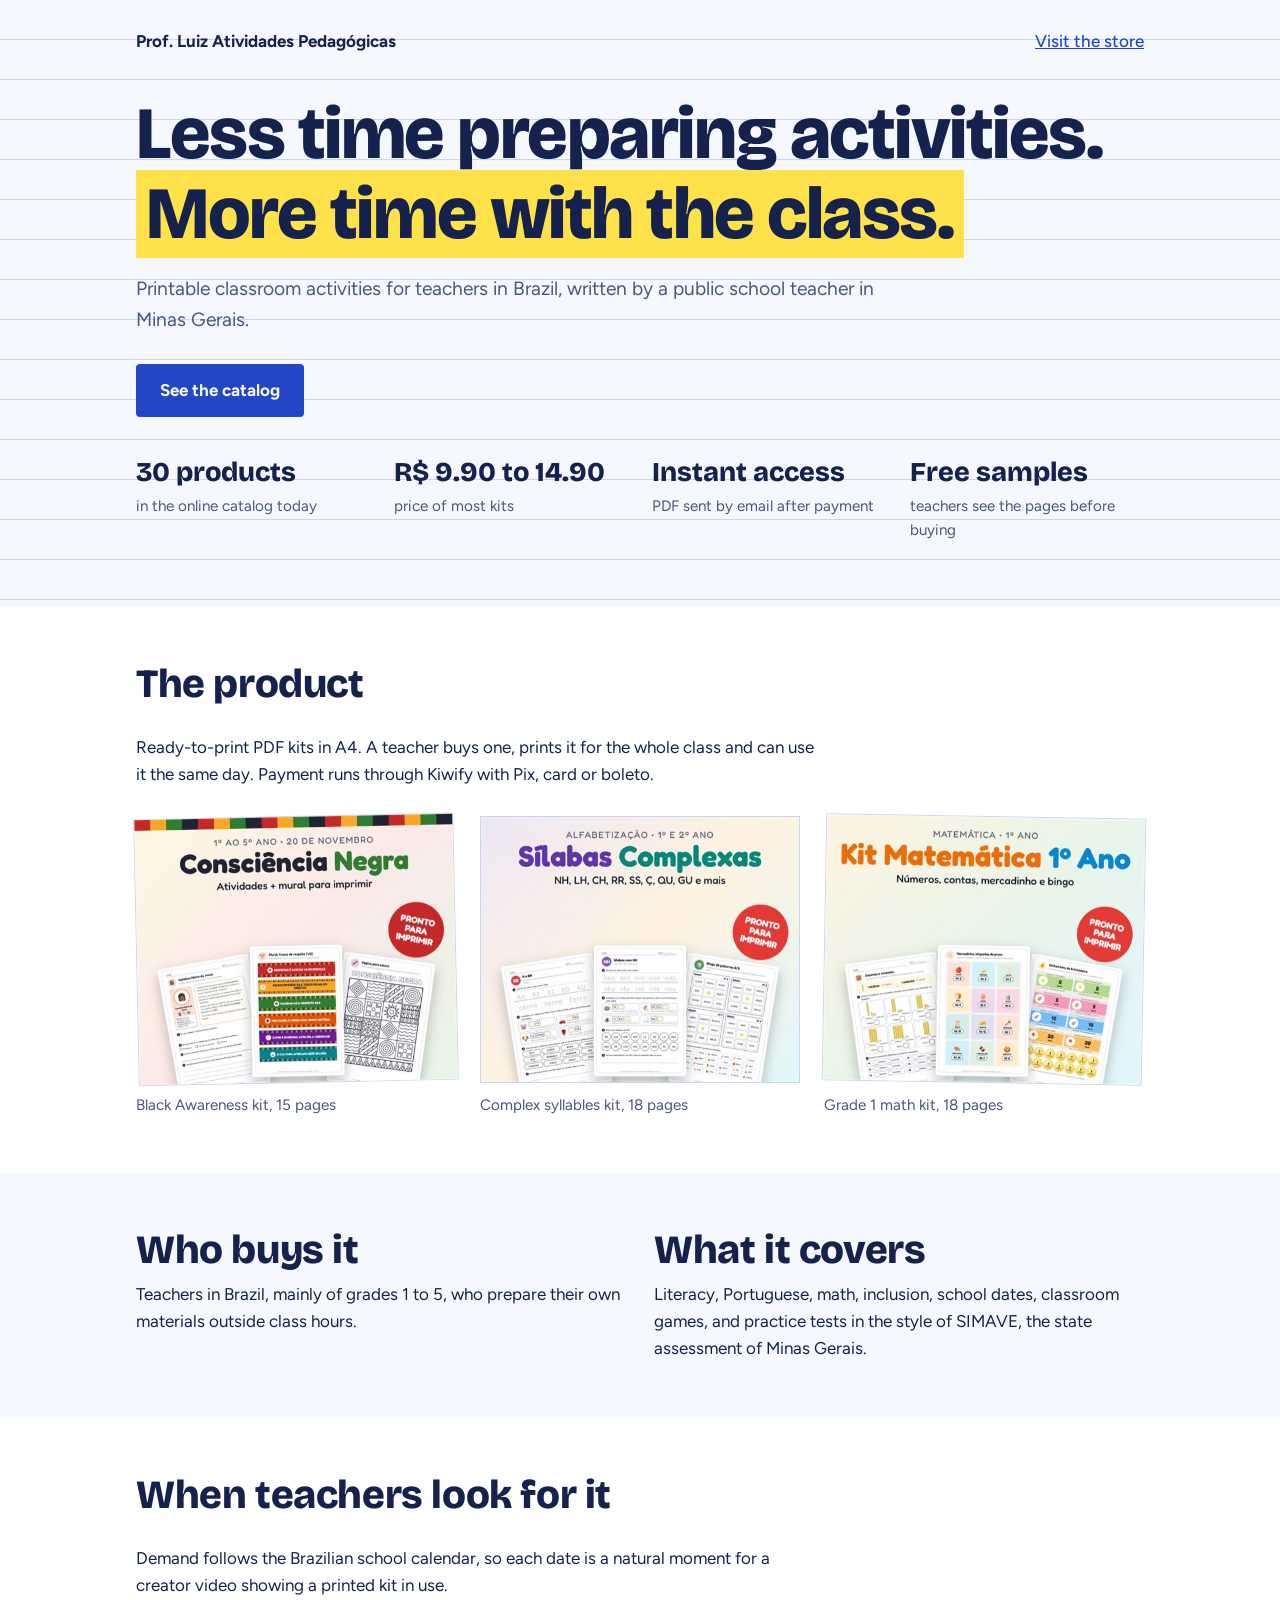
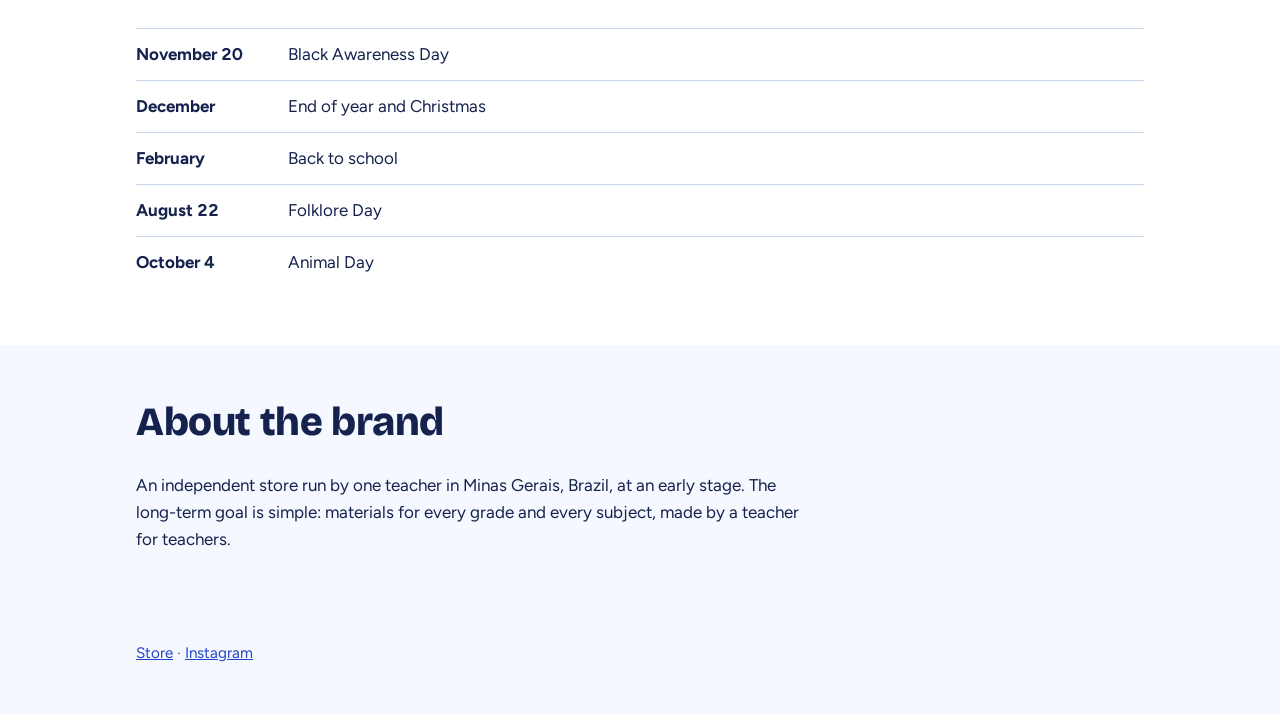
<file: marca/index.html>
<!doctype html>
<html lang="en">
<head>
<meta charset="utf-8">
<meta name="viewport" content="width=device-width, initial-scale=1, viewport-fit=cover">
<style>body{margin:0}img{max-width:100%;height:auto}</style>
<title>Prof. Luiz Activities</title>
<meta name="description" content="Printable classroom activities for teachers in Brazil, made by a public school teacher.">
<link rel="preconnect" href="https://fonts.googleapis.com">
<link rel="stylesheet" href="https://fonts.googleapis.com/css2?family=Bricolage+Grotesque:opsz,wght@12..96,600;12..96,800&family=Figtree:wght@400;500;700&display=swap">
<style>
/* Layout: an A4 worksheet world. Notebook rules behind the hero, printed sheets laid on the page. */
:root {
  --paper: #f5f8ff;
  --sheet: #ffffff;
  --ink: #15224d;
  --ink-soft: #4a5680;
  --rule: #c9d6f2;
  --blue: #2346c7;
  --mark: #ffe14a;
  --mark-ink: #15224d;
  --display: "Bricolage Grotesque", "Arial Black", system-ui, sans-serif;
  --body: "Figtree", system-ui, -apple-system, "Segoe UI", sans-serif;
}
@media (prefers-color-scheme: dark) {
  :root:not([data-theme="light"]) {
    --paper: #0f1630; --sheet: #182244; --ink: #eaf0ff; --ink-soft: #aab6da;
    --rule: #2c3968; --blue: #a9bcff; --mark: #ffe14a; --mark-ink: #15224d;
    color-scheme: dark;
  }
}
:root[data-theme="dark"] {
  --paper: #0f1630; --sheet: #182244; --ink: #eaf0ff; --ink-soft: #aab6da;
  --rule: #2c3968; --blue: #a9bcff; --mark: #ffe14a; --mark-ink: #15224d;
  color-scheme: dark;
}
* { box-sizing: border-box; }
body { background: var(--paper); color: var(--ink); font: 400 17px/1.6 var(--body); }
a { color: var(--blue); }
a:focus-visible { outline: 3px solid var(--blue); outline-offset: 3px; }
.wrap {
  max-width: 1040px; margin-inline: auto;
  padding-left: max(16px, env(safe-area-inset-left, 0px));
  padding-right: max(16px, env(safe-area-inset-right, 0px));
}
h1, h2 { font-family: var(--display); font-weight: 800; line-height: 1.08; text-wrap: balance; margin: 0; }
h1 { font-size: clamp(2.5rem, 7.5vw, 4.6rem); letter-spacing: -0.02em; }
h2 { font-size: clamp(1.7rem, 4vw, 2.5rem); letter-spacing: -0.01em; }
h3 { font: 700 1.1rem/1.3 var(--body); margin: 0; }
p { margin: 0; max-width: 62ch; }
mark { background: var(--mark); color: var(--mark-ink); padding: 0 .14em; }

.hero { background-image: repeating-linear-gradient(to bottom, transparent 0 39px, var(--rule) 39px 40px); }
.hero .wrap { padding-block: 28px 64px; display: grid; gap: 40px; }
.top { display: flex; flex-wrap: wrap; gap: 8px 20px; justify-content: space-between; align-items: baseline; font-weight: 700; }
.top a { font-weight: 500; }
.lead { font-size: 1.2rem; color: var(--ink-soft); margin-top: 20px; }
.btn {
  display: inline-block; margin-top: 28px; padding: 13px 24px; background: var(--blue); color: var(--paper);
  font-weight: 700; text-decoration: none; border-radius: 4px;
}

.facts { display: grid; grid-template-columns: repeat(4, minmax(0, 1fr)); gap: 24px; margin: 0; }
.facts div { min-width: 0; }
.facts dt { font: 800 1.7rem/1.15 var(--display); }
.facts dd { margin: 6px 0 0; color: var(--ink-soft); font-size: .95rem; }

section .wrap { padding-block: 56px; display: grid; gap: 28px; }
.band { background: var(--sheet); }

.sheets { display: grid; grid-template-columns: repeat(3, minmax(0, 1fr)); gap: 24px; }
figure { margin: 0; min-width: 0; }
figure img { display: block; width: 100%; border: 1px solid var(--rule); }
figcaption { margin-top: 10px; font-size: .95rem; color: var(--ink-soft); }
figure:nth-child(1) img { transform: rotate(-1.2deg); }
figure:nth-child(3) img { transform: rotate(1deg); }

.two { display: grid; grid-template-columns: repeat(2, minmax(0, 1fr)); gap: 32px; }
.two > div { min-width: 0; display: grid; gap: 8px; align-content: start; }

.dates { display: grid; gap: 0; margin: 0; padding: 0; list-style: none; }
.dates li { display: grid; grid-template-columns: 8.5rem minmax(0, 1fr); gap: 16px; padding: 12px 0; border-top: 1px solid var(--rule); }
.dates b { font-variant-numeric: tabular-nums; }

footer .wrap { padding-block: 32px 48px; color: var(--ink-soft); font-size: .95rem; }

@media (max-width: 760px) {
  .facts { grid-template-columns: repeat(2, minmax(0, 1fr)); }
  .sheets, .two { grid-template-columns: minmax(0, 1fr); }
  figure img { transform: none !important; }
}
</style>
</head>
<body>

<header class="hero">
  <div class="wrap">
    <div class="top">
      <span>Prof. Luiz Atividades Pedagógicas</span>
      <a href="https://luizbragarezende-eng.github.io/loja/">Visit the store</a>
    </div>
    <div>
      <h1>Less time preparing activities. <mark>More time with the class.</mark></h1>
      <p class="lead">Printable classroom activities for teachers in Brazil, written by a public school teacher in Minas Gerais.</p>
      <a class="btn" href="https://luizbragarezende-eng.github.io/loja/">See the catalog</a>
    </div>
    <dl class="facts">
      <div><dt>30 products</dt><dd>in the online catalog today</dd></div>
      <div><dt>R$ 9.90 to 14.90</dt><dd>price of most kits</dd></div>
      <div><dt>Instant access</dt><dd>PDF sent by email after payment</dd></div>
      <div><dt>Free samples</dt><dd>teachers see the pages before buying</dd></div>
    </dl>
  </div>
</header>

<main>
  <section class="band">
    <div class="wrap">
      <h2>The product</h2>
      <p>Ready-to-print PDF kits in A4. A teacher buys one, prints it for the whole class and can use it the same day. Payment runs through Kiwify with Pix, card or boleto.</p>
      <div class="sheets">
        <figure><img src="[data-uri]" alt="Cover of the Black Awareness kit" width="520" height="433"><figcaption>Black Awareness kit, 15 pages</figcaption></figure>
        <figure><img src="[data-uri]" alt="Cover of the complex syllables kit" width="520" height="433"><figcaption>Complex syllables kit, 18 pages</figcaption></figure>
        <figure><img src="[data-uri]" alt="Cover of the grade 1 math kit" width="520" height="433"><figcaption>Grade 1 math kit, 18 pages</figcaption></figure>
      </div>
    </div>
  </section>

  <section>
    <div class="wrap two">
      <div>
        <h2>Who buys it</h2>
        <p>Teachers in Brazil, mainly of grades 1 to 5, who prepare their own materials outside class hours.</p>
      </div>
      <div>
        <h2>What it covers</h2>
        <p>Literacy, Portuguese, math, inclusion, school dates, classroom games, and practice tests in the style of SIMAVE, the state assessment of Minas Gerais.</p>
      </div>
    </div>
  </section>

  <section class="band">
    <div class="wrap">
      <h2>When teachers look for it</h2>
      <p>Demand follows the Brazilian school calendar, so each date is a natural moment for a creator video showing a printed kit in use.</p>
      <ul class="dates">
        <li><b>November 20</b><span>Black Awareness Day</span></li>
        <li><b>December</b><span>End of year and Christmas</span></li>
        <li><b>February</b><span>Back to school</span></li>
        <li><b>August 22</b><span>Folklore Day</span></li>
        <li><b>October 4</b><span>Animal Day</span></li>
      </ul>
    </div>
  </section>

  <section>
    <div class="wrap">
      <h2>About the brand</h2>
      <p>An independent store run by one teacher in Minas Gerais, Brazil, at an early stage. The long-term goal is simple: materials for every grade and every subject, made by a teacher for teachers.</p>
    </div>
  </section>
</main>

<footer>
  <div class="wrap">
    <a href="https://luizbragarezende-eng.github.io/loja/">Store</a> · <a href="https://www.instagram.com/prof.luiz.atividades">Instagram</a>
  </div>
</footer>
</body>
</html>
</file>
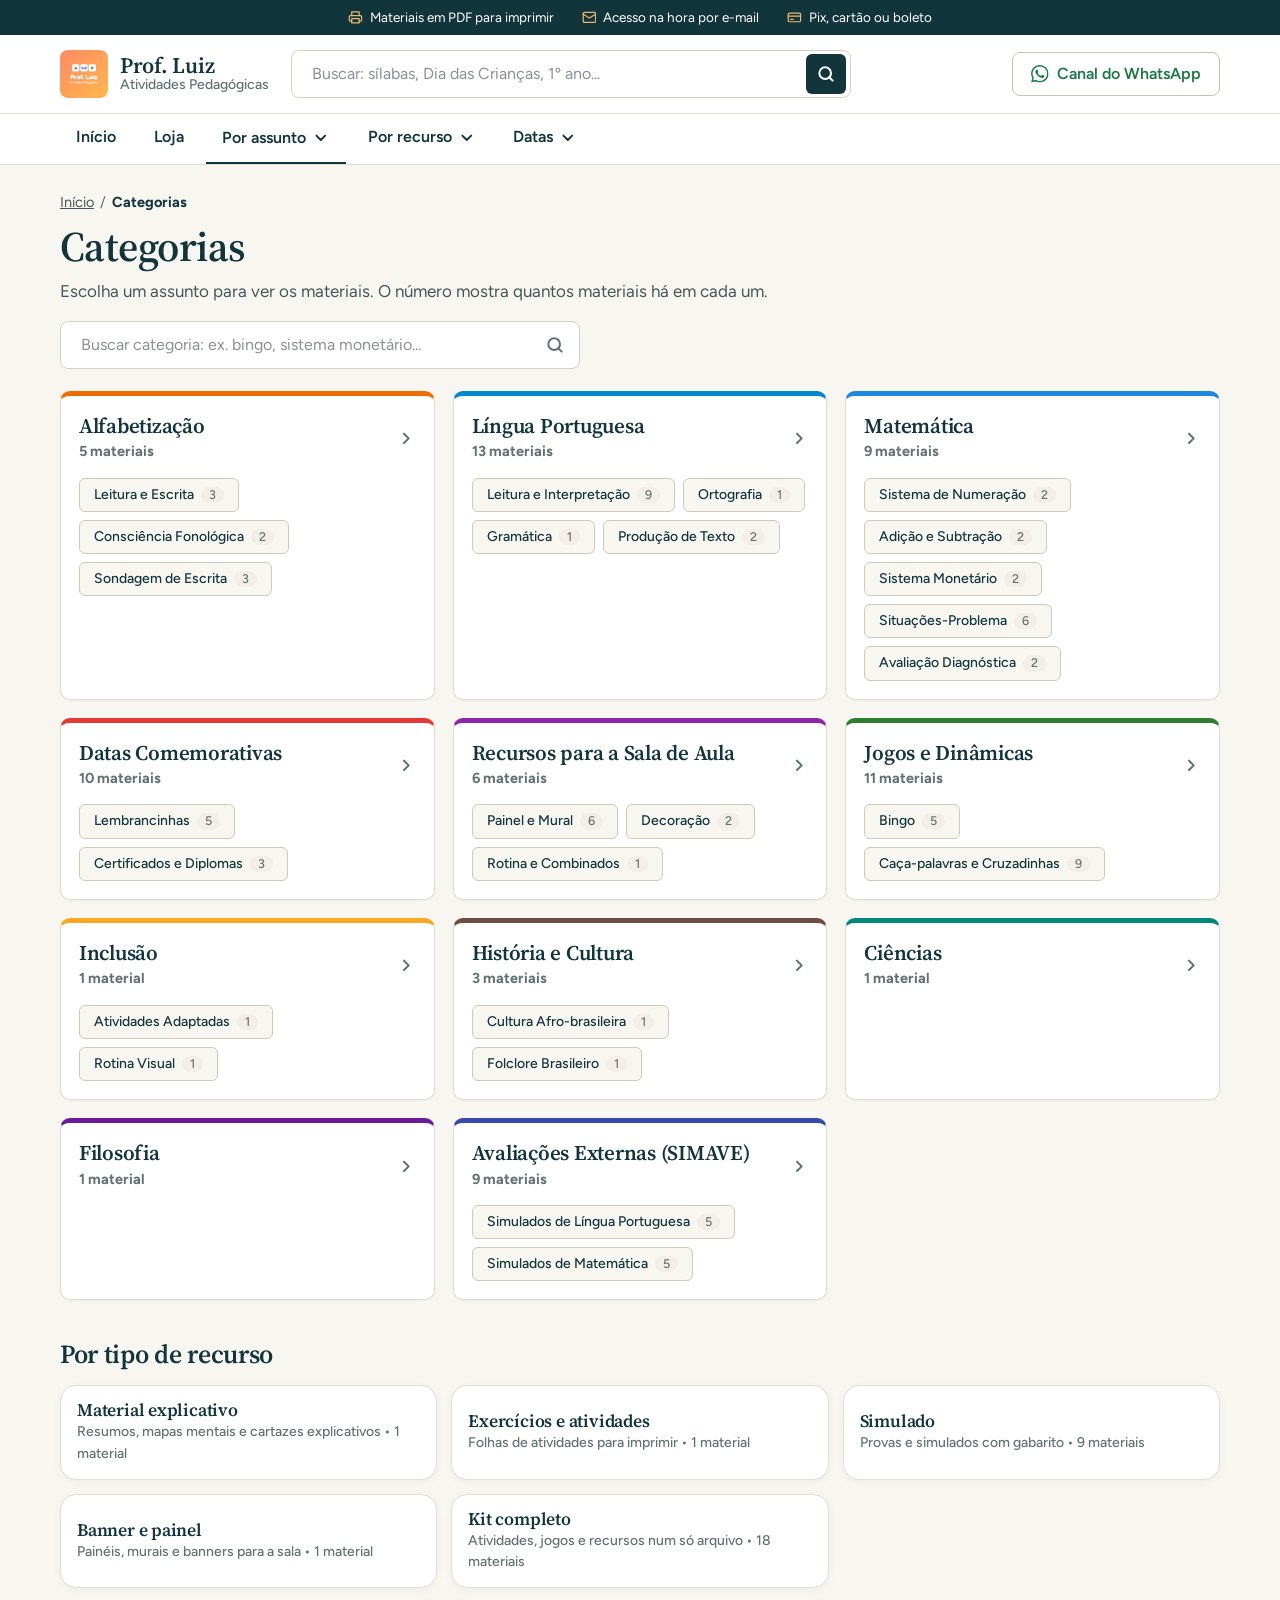
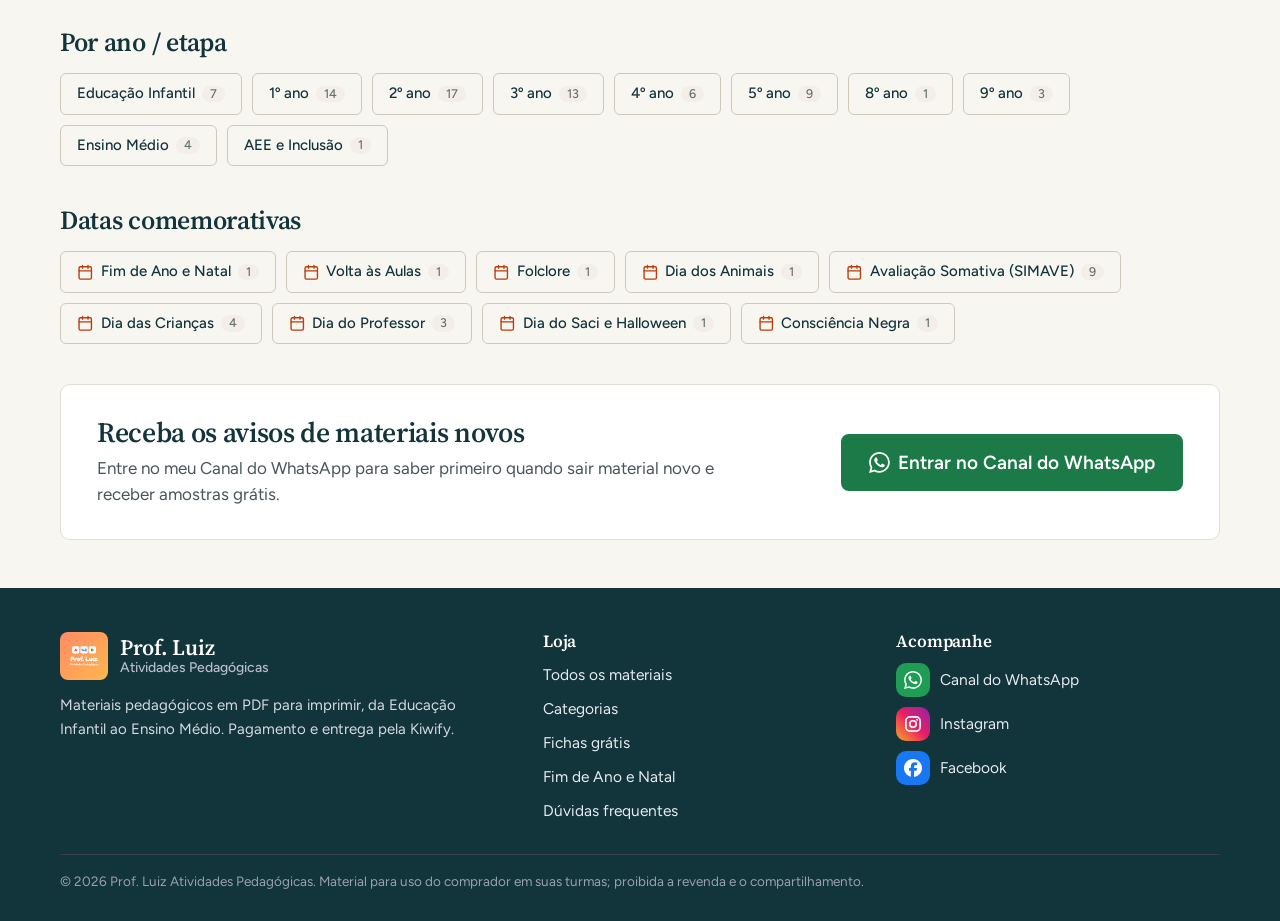
<file: categorias.html>
<!DOCTYPE html>
<html lang="pt-BR">
<head>
<meta charset="utf-8">
<meta name="viewport" content="width=device-width, initial-scale=1">
<title>Categorias | Prof. Luiz Atividades Pedagógicas</title>
<meta name="description" content="Encontre atividades para imprimir por assunto, tipo de recurso, ano e data comemorativa: alfabetização, matemática, inclusão, jogos e mais.">
<meta name="theme-color" content="#12343b">

<!-- ENDEREÇO DO SITE (veja o COMO-PUBLICAR.md) -->
<link rel="canonical" href="https://luizbragarezende-eng.github.io/loja/categorias.html">
<meta property="og:url" content="https://luizbragarezende-eng.github.io/loja/categorias.html">
<meta property="og:image" content="https://luizbragarezende-eng.github.io/loja/img/og.png">

<meta property="og:type" content="website">
<meta property="og:locale" content="pt_BR">
<meta property="og:site_name" content="Prof. Luiz Atividades Pedagógicas">
<meta property="og:title" content="Categorias | Prof. Luiz Atividades Pedagógicas">
<meta property="og:description" content="Atividades para imprimir organizadas por assunto, tipo de recurso, ano e data comemorativa.">
<meta property="og:image:width" content="1200">
<meta property="og:image:height" content="630">
<meta name="twitter:card" content="summary_large_image">

<link rel="icon" href="favicon.ico" sizes="any">
<link rel="icon" href="favicon-32.png" type="image/png" sizes="32x32">
<link rel="apple-touch-icon" href="apple-touch-icon.png">
<link rel="preconnect" href="https://fonts.googleapis.com">
<link rel="preconnect" href="https://fonts.gstatic.com" crossorigin>
<link href="https://fonts.googleapis.com/css2?family=Figtree:wght@400;500;600;700&family=Source+Serif+4:opsz,wght@8..60,600&display=swap" rel="stylesheet">
<link rel="stylesheet" href="style.css">
<script src="produtos.js" defer></script>
<script src="app.js" defer></script>
</head>
<body data-pagina="categorias">

<header id="topo" class="topo"></header>

<main>
  <div class="container">
    <div class="pagina-cab">
      <nav class="migalhas" aria-label="Você está em"><a href="index.html">Início</a><span>/</span><b>Categorias</b></nav>
      <h1>Categorias</h1>
      <p class="pagina-sub">Escolha um assunto para ver os materiais. O número mostra quantos materiais há em cada um.</p>
      <div class="busca busca-cat">
        <label class="sr" for="busca-cat">Buscar categoria</label>
        <input id="busca-cat" type="search" placeholder="Buscar categoria: ex. bingo, sistema monetário..." autocomplete="off">
        <span><svg class="ic" aria-hidden="true"><use href="#i-busca"/></svg></span>
      </div>
    </div>

    <section class="bloco-cat" id="assuntos" aria-labelledby="t-assuntos">
      <h2 class="sr" id="t-assuntos">Por assunto</h2>
      <div class="grade-cat" id="lista-categorias"></div>
      <p class="vazio" id="cat-vazio" hidden>Nenhuma categoria com esse nome. <a href="loja.html">Buscar na loja</a></p>
    </section>

    <section class="bloco-cat" id="recursos">
      <h2>Por tipo de recurso</h2>
      <div class="grade-tiles" id="lista-recursos"></div>
    </section>

    <section class="bloco-cat" id="anos">
      <h2>Por ano / etapa</h2>
      <div class="chips-linha" id="lista-anos"></div>
    </section>

    <section class="bloco-cat" id="datas">
      <h2>Datas comemorativas</h2>
      <div class="chips-linha" id="lista-datas"></div>
    </section>
  </div>
</main>

<footer id="rodape" class="rodape"></footer>

</body>
</html>
</file>
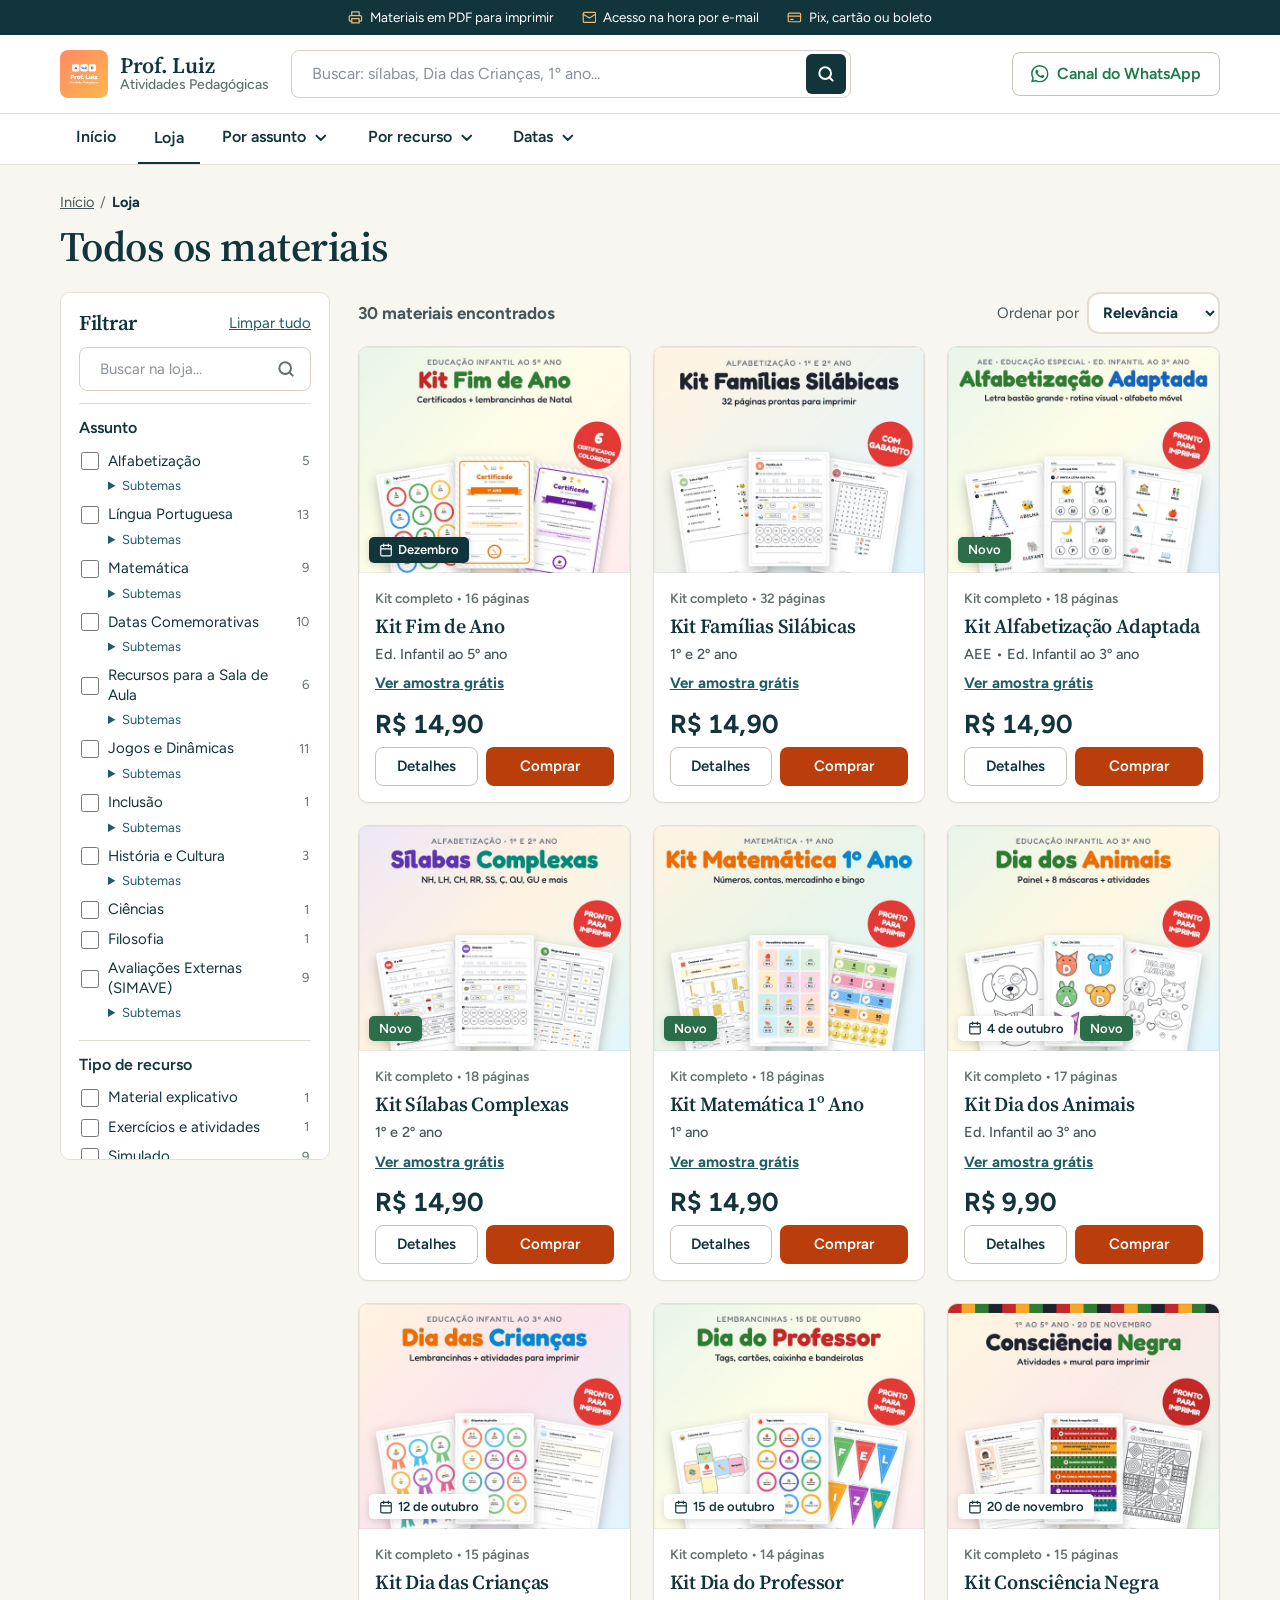
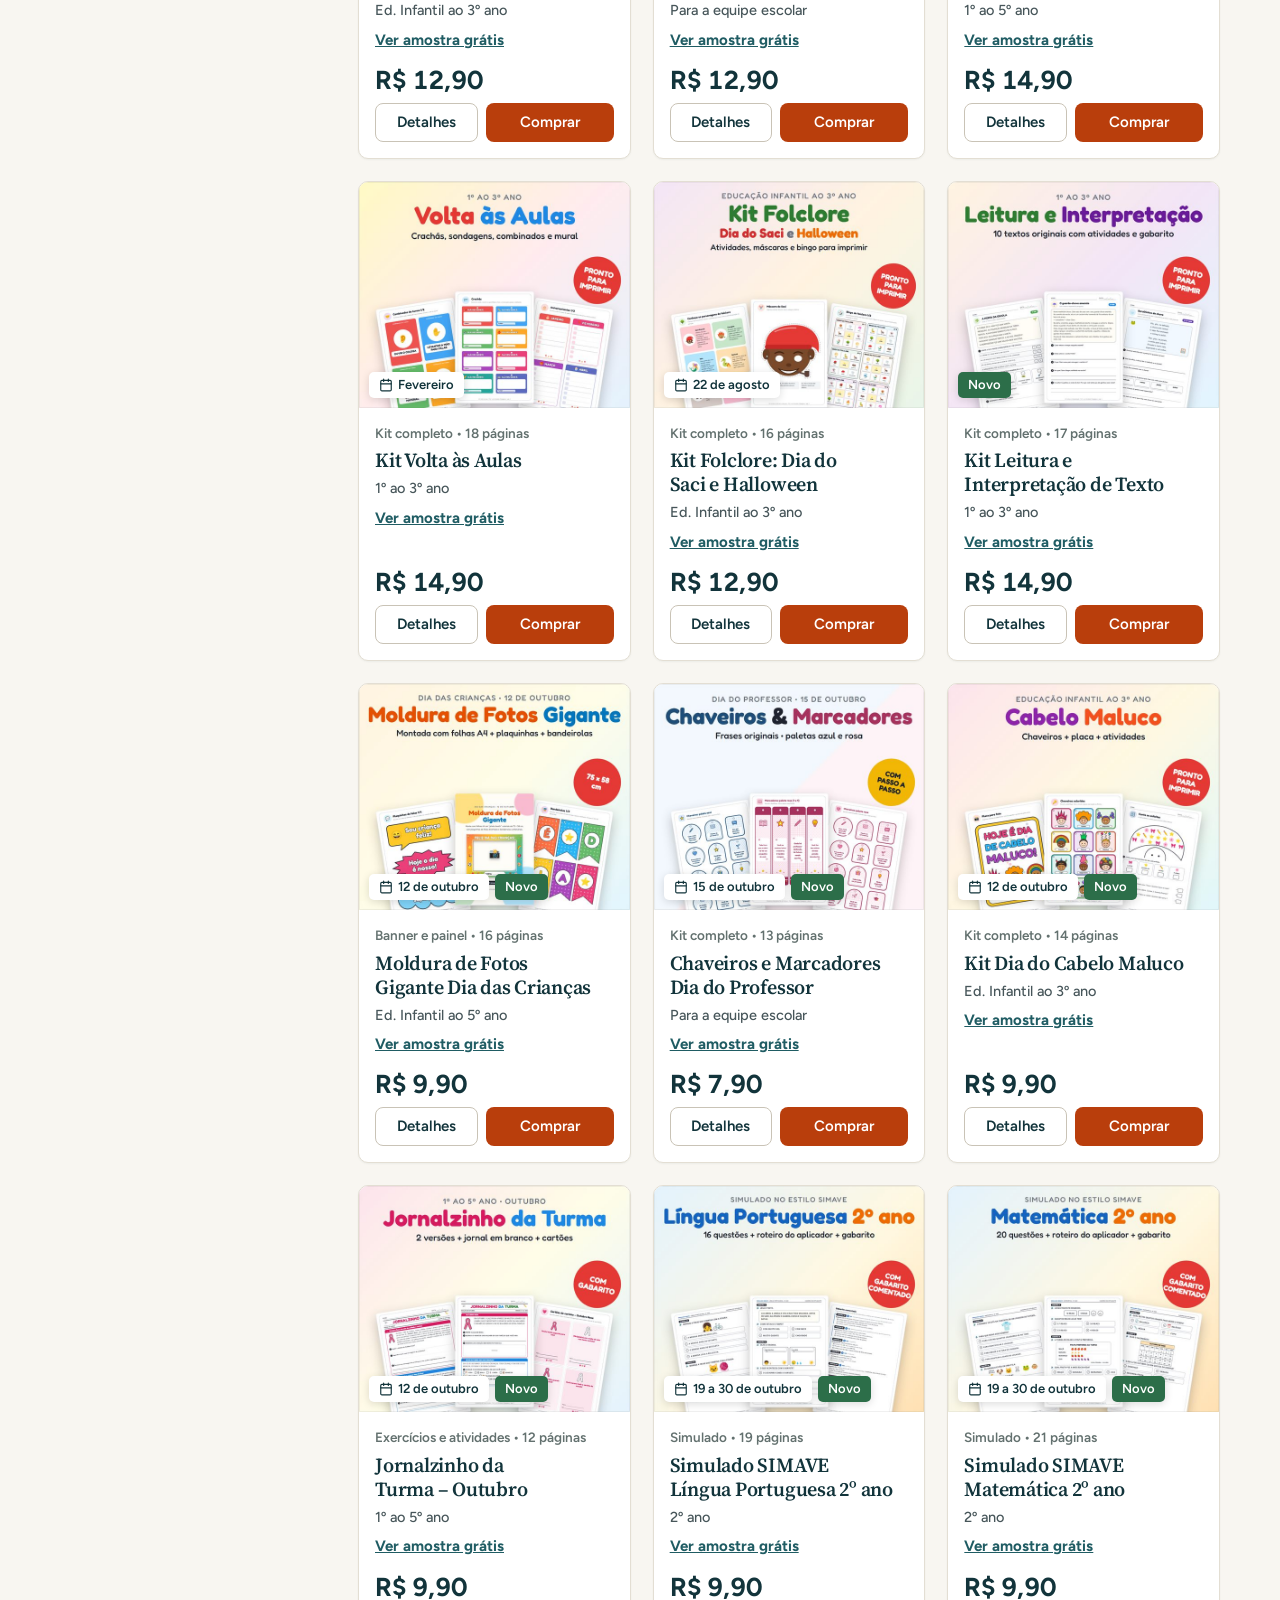
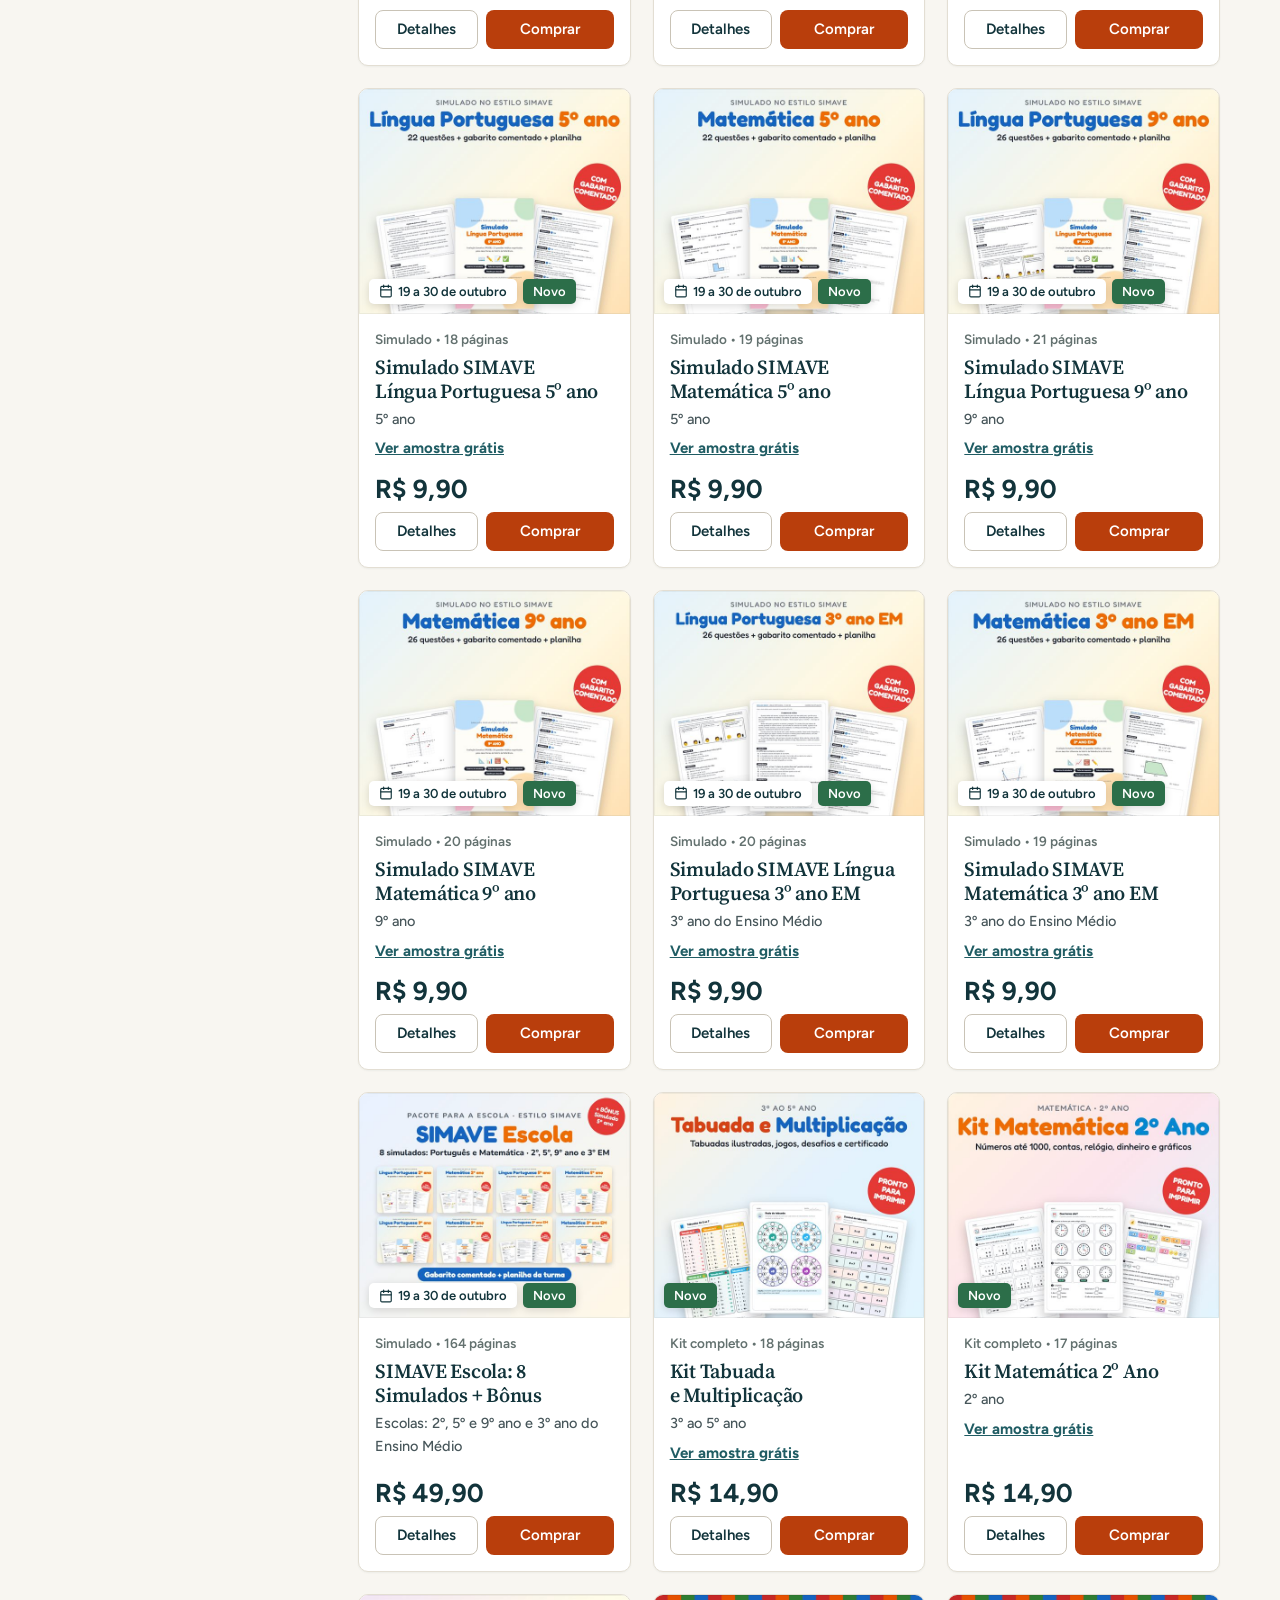
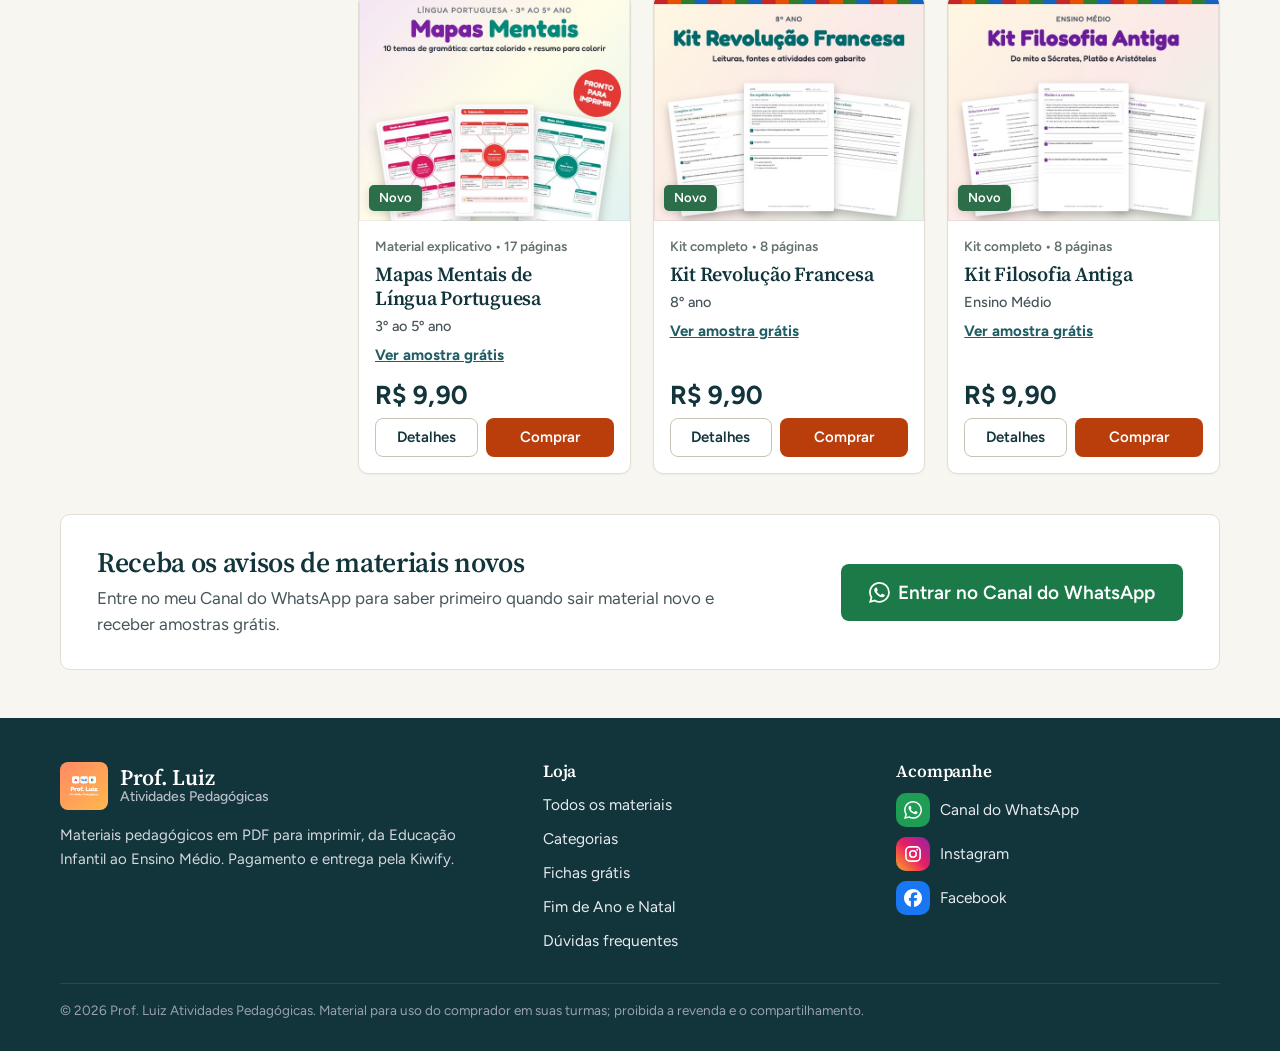
<file: loja.html>
<!DOCTYPE html>
<html lang="pt-BR">
<head>
<meta charset="utf-8">
<meta name="viewport" content="width=device-width, initial-scale=1">
<title>Loja | Prof. Luiz Atividades Pedagógicas</title>
<meta name="description" content="Todos os materiais do Prof. Luiz: atividades em PDF para imprimir, com busca e filtros por assunto, tipo de recurso, ano e data comemorativa.">
<meta name="theme-color" content="#12343b">

<!-- ENDEREÇO DO SITE (veja o COMO-PUBLICAR.md) -->
<link rel="canonical" href="https://luizbragarezende-eng.github.io/loja/loja.html">
<meta property="og:url" content="https://luizbragarezende-eng.github.io/loja/loja.html">
<meta property="og:image" content="https://luizbragarezende-eng.github.io/loja/img/og.png">

<meta property="og:type" content="website">
<meta property="og:locale" content="pt_BR">
<meta property="og:site_name" content="Prof. Luiz Atividades Pedagógicas">
<meta property="og:title" content="Loja | Prof. Luiz Atividades Pedagógicas">
<meta property="og:description" content="Atividades em PDF para imprimir, da Educação Infantil ao Ensino Médio. Busque por assunto, ano e data comemorativa.">
<meta property="og:image:width" content="1200">
<meta property="og:image:height" content="630">
<meta name="twitter:card" content="summary_large_image">

<link rel="icon" href="favicon.ico" sizes="any">
<link rel="icon" href="favicon-32.png" type="image/png" sizes="32x32">
<link rel="apple-touch-icon" href="apple-touch-icon.png">
<link rel="preconnect" href="https://fonts.googleapis.com">
<link rel="preconnect" href="https://fonts.gstatic.com" crossorigin>
<link href="https://fonts.googleapis.com/css2?family=Figtree:wght@400;500;600;700&family=Source+Serif+4:opsz,wght@8..60,600&display=swap" rel="stylesheet">
<link rel="stylesheet" href="style.css">
<script src="produtos.js" defer></script>
<script src="app.js" defer></script>
</head>
<body data-pagina="loja">

<header id="topo" class="topo"></header>

<main class="loja">
  <div class="container">
    <div class="pagina-cab">
      <nav class="migalhas" aria-label="Você está em"><a href="index.html">Início</a><span>/</span><b>Loja</b></nav>
      <h1 id="loja-titulo">Todos os materiais</h1>
    </div>
    <div class="loja-grade">
      <aside class="filtros" id="filtros" aria-label="Filtros"></aside>
      <section aria-label="Resultados">
        <div class="barra-resultados">
          <button type="button" class="btn btn-contorno bt-filtros" id="bt-filtros" aria-controls="filtros" aria-expanded="false">
            <svg class="ic" aria-hidden="true"><use href="#i-filtro"/></svg>Filtros <span id="n-filtros"></span>
          </button>
          <span id="contagem" class="contagem-res" aria-live="polite"></span>
          <label class="ordenar"><span>Ordenar por</span>
            <select id="ordem">
              <option value="relevancia">Relevância</option>
              <option value="novidades">Novidades</option>
              <option value="menor-preco">Menor preço</option>
              <option value="maior-preco">Maior preço</option>
            </select>
          </label>
        </div>
        <div class="chips-ativos" id="chips-ativos"></div>
        <div class="grade-produtos g3" id="resultados"></div>
        <noscript><p>Para ver os materiais, ative o JavaScript do navegador.</p></noscript>
      </section>
    </div>
  </div>
</main>

<footer id="rodape" class="rodape"></footer>

</body>
</html>
</file>
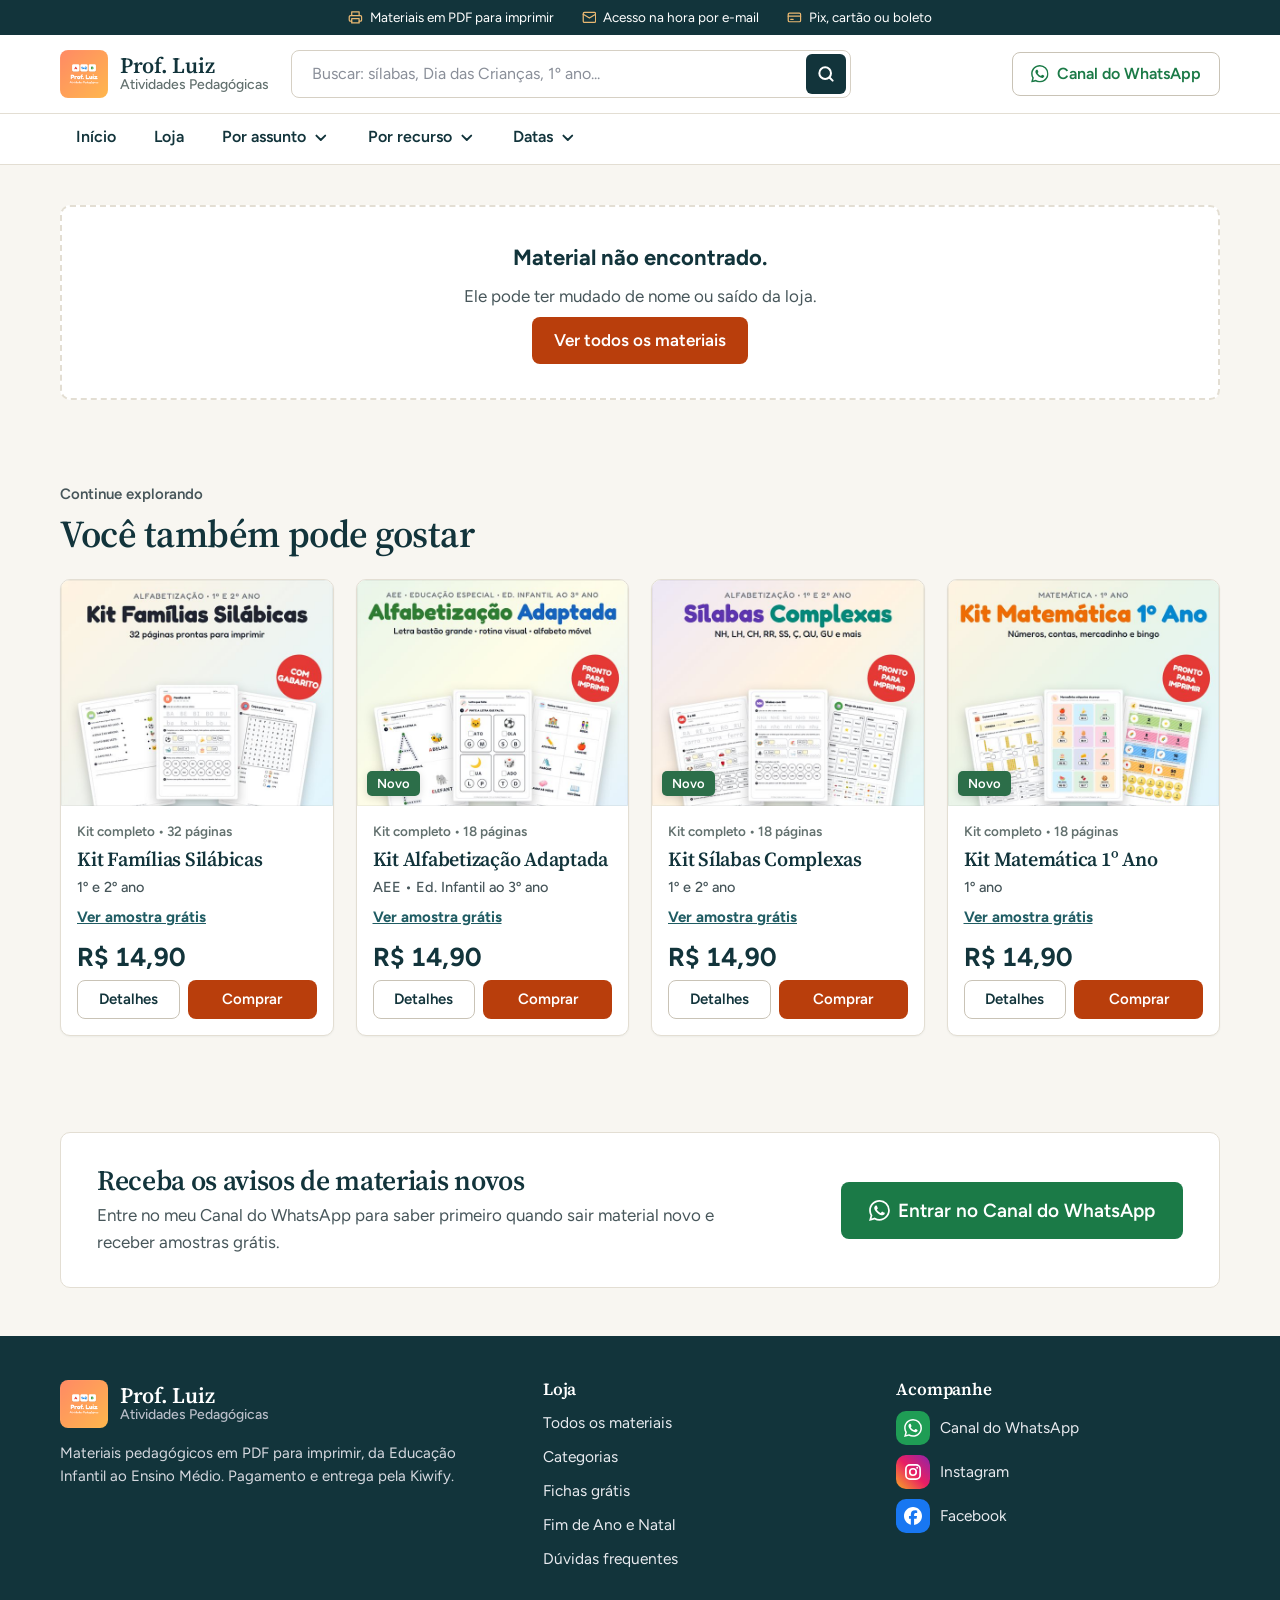
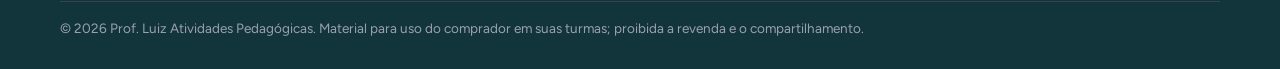
<file: produto.html>
<!DOCTYPE html>
<html lang="pt-BR">
<head>
<meta charset="utf-8">
<meta name="viewport" content="width=device-width, initial-scale=1">
<title>Material | Prof. Luiz Atividades Pedagógicas</title>
<meta name="description" content="Atividade pedagógica em PDF para imprimir. Pague com Pix, cartão ou boleto e receba na hora por e-mail.">
<meta name="theme-color" content="#12343b">

<!-- ENDEREÇO DO SITE (veja o COMO-PUBLICAR.md) -->
<meta property="og:image" content="https://luizbragarezende-eng.github.io/loja/img/og.png">

<meta property="og:type" content="product">
<meta property="og:locale" content="pt_BR">
<meta property="og:site_name" content="Prof. Luiz Atividades Pedagógicas">
<meta property="og:title" content="Prof. Luiz Atividades Pedagógicas">
<meta property="og:description" content="Atividades pedagógicas em PDF para imprimir, da Educação Infantil ao Ensino Médio.">
<meta property="og:image:width" content="1200">
<meta property="og:image:height" content="630">
<meta name="twitter:card" content="summary_large_image">

<link rel="icon" href="favicon.ico" sizes="any">
<link rel="icon" href="favicon-32.png" type="image/png" sizes="32x32">
<link rel="apple-touch-icon" href="apple-touch-icon.png">
<link rel="preconnect" href="https://fonts.googleapis.com">
<link rel="preconnect" href="https://fonts.gstatic.com" crossorigin>
<link href="https://fonts.googleapis.com/css2?family=Figtree:wght@400;500;600;700&family=Source+Serif+4:opsz,wght@8..60,600&display=swap" rel="stylesheet">
<link rel="stylesheet" href="style.css">
<script src="produtos.js" defer></script>
<script src="app.js" defer></script>
</head>
<body data-pagina="produto">

<header id="topo" class="topo"></header>

<main id="produto" class="pagina-produto"></main>

<section class="secao relacionados">
  <div class="container">
    <div class="secao-cab"><div><span class="rotulo">Continue explorando</span><h2>Você também pode gostar</h2></div></div>
    <div class="grade-produtos" id="relacionados"></div>
  </div>
</section>

<footer id="rodape" class="rodape"></footer>

</body>
</html>
</file>
<file: style.css>
/* Loja Prof. Luiz Atividades Pedagógicas: estilo de todas as páginas */
:root {
  --coral: #1f5c63;
  --laranja: #e9b872;
  --botao: #b93e0c;
  --botao-hover: #973207;
  --azul: #1f5c63;
  --verde: #2c6e49;
  --vermelho: #b3261e;
  --whats: #1b7a47;
  --tinta: #12343b;
  --cinza: #47565a;
  --cinza-claro: #63716f;
  --linha: #e3ded3;
  --creme: #f1ece2;
  --ceu: #e7efee;
  --fundo: #f8f6f1;
  --sombra: 0 1px 2px rgba(18, 52, 59, .05);
  --sombra-forte: 0 14px 34px rgba(18, 52, 59, .14), 0 2px 6px rgba(18, 52, 59, .06);
  --raio: 10px;
  --titulo: 'Figtree', system-ui, sans-serif;
  --editorial: 'Source Serif 4', Georgia, serif;
  --texto: 'Figtree', system-ui, sans-serif;
}

* { box-sizing: border-box; }
html { scroll-behavior: smooth; scroll-padding-top: 20px; -webkit-text-size-adjust: 100%; }
body { margin: 0; font-family: var(--texto); font-size: 17px; line-height: 1.55; color: var(--tinta); background: var(--fundo); overflow-x: hidden; }
img { max-width: 100%; display: block; }
a { color: var(--azul); }
h1, h2, h3 { font-family: var(--titulo); line-height: 1.12; margin: 0; font-weight: 700; }
p { margin: 0; }
button, input, select { font: inherit; color: inherit; }
[hidden] { display: none !important; }
.container { width: 100%; max-width: 1200px; margin: 0 auto; padding: 0 20px; }
.sr { position: absolute !important; width: 1px; height: 1px; overflow: hidden; clip: rect(0 0 0 0); white-space: nowrap; }
svg.ic { width: 1.1em; height: 1.1em; flex: none; }
.emo { font-family: 'Segoe UI Emoji', 'Apple Color Emoji', 'Noto Color Emoji', sans-serif; font-weight: 400; }
:focus-visible { outline: 3px solid var(--azul); outline-offset: 2px; }

/* ---------- Botões ---------- */
.btn {
  display: inline-flex; align-items: center; justify-content: center; gap: 8px;
  font-family: var(--titulo); font-weight: 600; font-size: 17px; line-height: 1; text-decoration: none;
  padding: 13px 20px; border-radius: 999px; border: 2px solid transparent; cursor: pointer; white-space: nowrap;
  transition: transform .15s ease, background-color .15s ease, border-color .15s ease;
}
.btn:hover { transform: translateY(-1px); }
.btn:active { transform: translateY(1px); }
.btn-comprar { background: var(--botao); color: #fff; box-shadow: 0 3px 0 #b33a0f; }
.btn-comprar:hover { background: var(--botao-hover); }
.btn-contorno { background: #fff; color: var(--tinta); border-color: #d9d0c4; }
.btn-contorno:hover { border-color: var(--tinta); }
.btn-whats { background: var(--whats); color: #fff; box-shadow: 0 3px 0 #15703c; }
.btn-whats:hover { background: #17864a; }
.btn-escuro { background: var(--tinta); color: #fff; }
.btn-grande { font-size: 19px; padding: 16px 26px; }
.btn-p { font-size: 15px; padding: 10px 14px; }
.btn-bloco { width: 100%; }
.link { background: none; border: 0; padding: 0; color: var(--azul); cursor: pointer; text-decoration: underline; font-size: 15px; }
.link-seta { font-family: var(--titulo); font-weight: 600; color: var(--botao); text-decoration: none; white-space: nowrap; }
.link-seta::after { content: " →"; }
.link-seta:hover { text-decoration: underline; }

/* ---------- Topo ---------- */
.topo { position: relative; z-index: 30; background: #fff; }
.faixa-topo { background: var(--tinta); color: #fff; font-size: 14px; }
.faixa-topo .container { display: flex; justify-content: center; gap: 28px; padding-top: 7px; padding-bottom: 7px; }
.faixa-topo span { display: inline-flex; align-items: center; gap: 7px; }
.faixa-topo svg { color: var(--laranja); }
.barra .container { display: flex; align-items: center; gap: 22px; height: 78px; }
.marca { display: flex; align-items: center; gap: 12px; text-decoration: none; color: var(--tinta); flex: none; }
.marca img { width: 48px; height: 48px; border-radius: 13px; box-shadow: 0 3px 0 rgba(0,0,0,.08); }
.marca b { display: block; font-family: var(--titulo); font-size: 22px; font-weight: 700; line-height: 1.05; }
.marca small { display: block; font-family: var(--titulo); font-size: 14px; font-weight: 500; color: var(--cinza-claro); line-height: 1.2; }
.busca { position: relative; display: flex; align-items: center; flex: 1; max-width: 560px; }
.busca input {
  width: 100%; height: 48px; border: 2px solid #e6ddd1; border-radius: 999px; padding: 0 54px 0 20px; background: var(--fundo);
  font-size: 16px; outline: none; transition: border-color .15s;
}
.busca input:focus { border-color: var(--coral); background: #fff; }
.busca input::placeholder { color: #8a8f99; }
.busca button, .busca > span {
  position: absolute; right: 5px; width: 40px; height: 40px; border-radius: 50%; border: 0; display: grid; place-items: center;
  background: var(--botao); color: #fff; cursor: pointer;
}
.busca > span { background: transparent; color: var(--cinza-claro); pointer-events: none; }
.busca svg { width: 20px; height: 20px; }
.bt-canal { margin-left: auto; padding: 12px 18px; font-size: 16px; }
.bt-menu { display: none; width: 44px; height: 44px; border: 0; background: var(--creme); border-radius: 12px; cursor: pointer; place-items: center; }
.bt-menu svg { width: 24px; height: 24px; }

.nav { border-top: 1px solid var(--linha); border-bottom: 1px solid var(--linha); background: #fff; }
.menu { list-style: none; margin: 0; padding: 0; display: flex; gap: 6px; }
.menu > li { position: relative; }
.menu > li > a, .menu > li > button {
  display: flex; align-items: center; gap: 6px; height: 50px; padding: 0 16px; background: none; border: 0; cursor: pointer;
  font-family: var(--titulo); font-weight: 600; font-size: 15.5px; letter-spacing: .06em; text-transform: uppercase;
  color: var(--tinta); text-decoration: none; border-bottom: 3px solid transparent;
}
.menu > li > a:hover, .menu > li > button:hover, .menu > li.aberto > button { color: var(--botao); }
.menu > li > a[aria-current="page"], .menu > li > button.atual { border-bottom-color: var(--botao); }
.seta-sub { width: 16px; height: 16px; transition: transform .2s; }
.tem-sub.aberto .seta-sub { transform: rotate(180deg); }
.sub {
  display: none; position: absolute; top: 100%; left: 0; min-width: 300px; background: #fff; border-radius: 0 0 16px 16px;
  box-shadow: var(--sombra-forte); padding: 10px; border: 1px solid var(--linha); border-top: 0;
}
.tem-sub.aberto .sub { display: block; }
@media (hover: hover) and (min-width: 961px) {
  .tem-sub:hover .sub { display: block; }
}
.sub ul { list-style: none; margin: 0; padding: 0; }
.sub a { display: flex; align-items: center; gap: 10px; padding: 9px 12px; border-radius: 10px; text-decoration: none; color: var(--tinta); font-weight: 700; font-size: 15.5px; }
.sub a:hover { background: var(--creme); }
.sub a small { margin-left: auto; font-size: 13px; color: var(--cinza-claro); font-weight: 700; background: #f3eee8; border-radius: 999px; padding: 1px 9px; }
.sub a em { font-style: normal; font-family: var(--titulo); font-size: 12px; font-weight: 600; text-transform: uppercase; color: #fff; background: var(--vermelho); border-radius: 999px; padding: 2px 8px; }
.sub-datas a small { background: none; padding: 0; font-weight: 400; }
.sub .ver-todos a { color: var(--botao); font-family: var(--titulo); font-weight: 600; border-top: 1px dashed var(--linha); border-radius: 0; margin-top: 4px; }

/* ---------- Abertura (home) ---------- */
.abertura {
  position: relative; overflow: hidden;
  background: radial-gradient(1000px 460px at 85% 20%, #ffe0cc 0%, transparent 60%), linear-gradient(135deg, var(--creme), #fde8ef 55%, var(--ceu));
  padding: 52px 0 60px;
}
.abertura .container { display: grid; grid-template-columns: 1.1fr .9fr; gap: 40px; align-items: center; }
.kicker {
  display: inline-block; font-family: var(--titulo); font-weight: 600; font-size: 14px; letter-spacing: .08em; text-transform: uppercase;
  color: #fff; background: var(--azul); padding: 7px 15px; border-radius: 999px;
}
.abertura h1 { font-size: clamp(34px, 4.8vw, 56px); margin: 16px 0 14px; letter-spacing: -.01em; }
.abertura h1 .l { color: #ef6c00; }
.abertura h1 .a { color: #0288d1; }
.abertura .sub { font-size: 19px; color: var(--cinza); max-width: 580px; }
.busca-grande { margin-top: 24px; max-width: 600px; }
.busca-grande input { height: 60px; font-size: 17px; padding-right: 130px; background: #fff; box-shadow: var(--sombra); border-color: #fff; }
.busca-grande button { width: auto; height: 48px; border-radius: 999px; padding: 0 22px; right: 6px; font-size: 17px; }
.atalhos { display: flex; flex-wrap: wrap; gap: 8px; margin-top: 18px; }
.chip {
  display: inline-flex; align-items: center; gap: 7px; padding: 7px 14px; border-radius: 999px; background: #fff; border: 1px solid var(--linha);
  color: var(--tinta); text-decoration: none; font-weight: 700; font-size: 15px; cursor: pointer; line-height: 1.3;
}
.chip:hover { border-color: var(--coral); }
.chip small { font-size: 12.5px; color: var(--cinza-claro); background: #f3eee8; border-radius: 999px; padding: 0 8px; }
.chip.marcado { background: #fff1e8; border-color: var(--coral); }

.leque { position: relative; height: 420px; }
.leque .pg { position: absolute; width: 43%; aspect-ratio: 360 / 503; background: #fff; border-radius: 12px; overflow: hidden; box-shadow: var(--sombra-forte); }
.leque .pg img { width: 100%; height: 100%; object-fit: cover; }
.leque .p1 { left: 3%; top: 56px; transform: rotate(-8deg); }
.leque .p2 { left: 28.5%; top: 8px; z-index: 2; }
.leque .p3 { right: 3%; top: 56px; transform: rotate(8deg); }
.blocos { position: absolute; z-index: 3; left: 6%; bottom: -4px; display: flex; gap: 10px; }
.blocos span { width: 60px; height: 60px; border-radius: 16px; background: #fff; display: grid; place-items: center; font-family: var(--titulo); font-weight: 700; font-size: 29px; box-shadow: 0 6px 0 rgba(0,0,0,.12); }
.blocos span:nth-child(1) { color: var(--vermelho); transform: rotate(-6deg); }
.blocos span:nth-child(2) { color: var(--azul); font-size: 23px; }
.blocos span:nth-child(3) { color: #43a047; transform: rotate(6deg); }
.selo { position: absolute; z-index: 3; right: 0; bottom: 14px; width: 124px; height: 124px; border-radius: 50%; background: var(--vermelho); color: #fff; display: grid; place-items: center; text-align: center; font-family: var(--titulo); font-weight: 700; font-size: 18px; line-height: 1.05; transform: rotate(12deg); box-shadow: 0 8px 0 rgba(0,0,0,.12); }

/* ---------- Seções ---------- */
.secao { padding: 56px 0; }
.secao + .secao { padding-top: 16px; }
.secao-cab { display: flex; align-items: flex-end; justify-content: space-between; gap: 16px; margin-bottom: 24px; flex-wrap: wrap; }
.rotulo { display: inline-block; font-family: var(--titulo); font-weight: 600; font-size: 13.5px; letter-spacing: .1em; text-transform: uppercase; color: var(--botao); margin-bottom: 6px; }
.secao-cab h2 { font-size: clamp(28px, 3.4vw, 38px); }
.faixa-blanca, .faixa-branca { background: #fff; border-top: 1px solid var(--linha); border-bottom: 1px solid var(--linha); padding-top: 56px !important; }
.faixa-branca + .secao { padding-top: 56px; }

/* ---------- Temas agora (abas) ---------- */
.abas { display: flex; gap: 10px; flex-wrap: wrap; margin-bottom: 18px; }
.abas [role=tab] {
  display: flex; flex-direction: column; align-items: flex-start; gap: 1px; padding: 11px 20px; border-radius: 16px; border: 2px solid var(--linha);
  background: #fff; cursor: pointer; font-family: var(--titulo); font-weight: 600; font-size: 18px; line-height: 1.15; text-align: left;
}
.abas [role=tab] small { font-family: var(--texto); font-weight: 700; font-size: 13px; color: var(--cinza-claro); }
.abas [role=tab][aria-selected=true] { background: var(--tinta); border-color: var(--tinta); color: #fff; }
.abas [role=tab][aria-selected=true] small { color: #ffcc80; }
.painel { display: grid; grid-template-columns: 300px 1fr; gap: 24px; align-items: start; }
.painel-info {
  background: linear-gradient(160deg, #fff1e6, #ffe3d3); border-radius: var(--raio); padding: 24px; display: flex; flex-direction: column; gap: 10px;
  border: 1px solid #ffd9c2;
}
.painel-info h3 { font-size: 28px; }
.painel-info .quando { display: flex; align-items: center; gap: 8px; font-weight: 700; color: var(--cinza); }
.painel-info p { color: var(--cinza); }
.painel-info .btn { align-self: flex-start; margin-top: 6px; }
.contagem {
  align-self: flex-start; display: inline-flex; align-items: center; gap: 7px; font-family: var(--titulo); font-weight: 600; font-size: 15px;
  color: #b71c1c; background: #fff; padding: 6px 12px; border-radius: 999px; box-shadow: 0 2px 6px rgba(183,28,28,.12);
}
.painel .grade-produtos { grid-template-columns: repeat(auto-fill, minmax(250px, 1fr)); }
.painel > * { min-width: 0; }
.painel .grade-produtos.um { grid-template-columns: minmax(0, 1fr); }
.card.card-largo { flex-direction: row; }
.card-largo .card-capa { width: 52%; flex: none; }
.card-largo .card-capa img { height: 100%; aspect-ratio: auto; min-height: 100%; }
.card-largo .card-corpo { padding: 22px 24px; gap: 7px; }
.card-largo h3 { font-size: 24px; }
.card-itens { list-style: none; margin: 6px 0 0; padding: 0; display: grid; gap: 5px; }
.card-itens li { display: flex; gap: 8px; font-size: 15px; color: var(--cinza); line-height: 1.35; }
.card-itens svg { width: 17px; height: 17px; color: #43a047; margin-top: 2px; }
.card-largo .card-botoes { max-width: 340px; }
.card-largo .preco { font-size: 30px; }

/* ---------- Grades ---------- */
.grade-produtos { display: grid; gap: 22px; grid-template-columns: repeat(4, minmax(0, 1fr)); }
.grade-produtos.g3 { grid-template-columns: repeat(3, minmax(0, 1fr)); }
.grade-tiles { display: grid; gap: 14px; grid-template-columns: repeat(auto-fill, minmax(220px, 1fr)); }
.grade-datas { display: grid; gap: 18px; grid-template-columns: repeat(4, 1fr); }

/* ---------- Cartão de produto ---------- */
.card { display: flex; flex-direction: column; background: #fff; border-radius: var(--raio); overflow: hidden; box-shadow: var(--sombra); border: 1px solid var(--linha); transition: transform .2s, box-shadow .2s; min-width: 0; }
.card:hover { transform: translateY(-3px); box-shadow: var(--sombra-forte); }
.card-capa { position: relative; display: block; background: var(--creme); }
.card-capa img { width: 100%; height: auto; aspect-ratio: 6 / 5; object-fit: cover; }
.etiquetas { position: absolute; bottom: 10px; left: 10px; right: 10px; display: flex; flex-wrap: wrap; gap: 6px; pointer-events: none; }
.etq {
  display: inline-flex; align-items: center; gap: 5px; font-family: var(--titulo); font-weight: 600; font-size: 13px; line-height: 1.2;
  padding: 5px 10px; border-radius: 999px; background: #fff; color: var(--tinta); box-shadow: 0 2px 8px rgba(0,0,0,.14);
}
.etq svg { width: 14px; height: 14px; color: var(--botao); }
.etq.quente { background: var(--vermelho); color: #fff; }
.etq.quente svg { color: #fff; }
.etq-novo { background: #43a047; color: #fff; }
.etq-tipo { background: var(--ceu); color: #01579b; box-shadow: none; }
.card-corpo { display: flex; flex-direction: column; gap: 5px; padding: 15px 16px 16px; flex: 1; }
.card-tipo { font-family: var(--titulo); font-weight: 600; font-size: 12.5px; letter-spacing: .05em; text-transform: uppercase; color: var(--cinza-claro); }
.card h3 { font-size: 19px; line-height: 1.2; }
.card h3 a { color: var(--tinta); text-decoration: none; }
.card h3 a:hover { color: var(--botao); }
.card-anos { font-size: 14.5px; color: var(--cinza); font-weight: 700; }
.card-rodape { margin-top: auto; padding-top: 10px; display: flex; flex-direction: column; gap: 10px; }
.preco { font-family: var(--titulo); font-weight: 700; font-size: 26px; line-height: 1; color: var(--tinta); }
.preco-info { font-family: var(--titulo); font-weight: 600; font-size: 16px; color: var(--cinza); line-height: 26px; }
.card-botoes { display: grid; grid-template-columns: 1fr 1.25fr; gap: 8px; }

/* ---------- Cartão de data (vem por aí) ---------- */
.dcard { display: flex; flex-direction: column; background: #fff; border-radius: var(--raio); overflow: hidden; border: 1px solid var(--linha); box-shadow: var(--sombra); text-decoration: none; color: var(--tinta); transition: transform .2s, box-shadow .2s; }
.dcard:hover { transform: translateY(-3px); box-shadow: var(--sombra-forte); }
.dcard-img img { width: 100%; height: auto; aspect-ratio: 12 / 7; object-fit: cover; object-position: top; }
.dcard-txt { display: flex; flex-direction: column; gap: 4px; padding: 14px 16px 16px; }
.dcard-quando { display: inline-flex; align-items: center; gap: 6px; font-family: var(--titulo); font-weight: 600; font-size: 14px; color: var(--botao); }
.dcard b { font-family: var(--titulo); font-size: 20px; line-height: 1.15; }
.dcard-meta { font-size: 14.5px; color: var(--cinza); font-weight: 700; }

/* ---------- Tiles de assunto ---------- */
.tile {
  display: flex; align-items: center; gap: 12px; padding: 14px 16px; background: #fff; border: 1px solid var(--linha); border-radius: 16px;
  text-decoration: none; color: var(--tinta); box-shadow: 0 2px 8px rgba(31,36,48,.04); transition: border-color .15s, transform .15s;
  flex-wrap: wrap; row-gap: 0;
}
.tile:hover { border-color: var(--cor, var(--coral)); transform: translateY(-2px); }
.tile-ic { width: 48px; height: 48px; flex: none; border-radius: 14px; display: grid; place-items: center; font-size: 25px; background: color-mix(in srgb, var(--cor, #ef6c00) 14%, white); }
.tile b { font-family: var(--titulo); font-size: 17.5px; line-height: 1.2; flex: 1; min-width: 0; }
.tile small { width: 100%; padding-left: 60px; margin-top: -8px; font-size: 14px; color: var(--cinza-claro); font-weight: 700; }
.tile-largo { flex-wrap: nowrap; align-items: center; }
.tile-largo > span:last-child { display: flex; flex-direction: column; }
.tile-largo small { width: auto; padding: 0; margin: 2px 0 0; font-weight: 400; }

/* ---------- Como funciona / sobre / faq / seo ---------- */
.passos { display: grid; grid-template-columns: repeat(3, 1fr); gap: 22px; }
.passo { background: var(--fundo); border: 1px solid var(--linha); border-radius: var(--raio); padding: 26px 24px; }
.passo .num { width: 54px; height: 54px; border-radius: 16px; display: grid; place-items: center; color: #fff; font-family: var(--titulo); font-weight: 700; font-size: 27px; box-shadow: 0 5px 0 rgba(0,0,0,.12); margin-bottom: 14px; }
.passo:nth-child(1) .num { background: var(--botao); }
.passo:nth-child(2) .num { background: var(--azul); }
.passo:nth-child(3) .num { background: #43a047; }
.passo h3 { font-size: 23px; margin-bottom: 6px; }
.passo p { color: var(--cinza); }
.sobre { display: grid; grid-template-columns: auto 1fr; gap: 28px; align-items: center; background: linear-gradient(135deg, var(--coral), var(--laranja)); color: #fff; border-radius: 26px; padding: 32px 36px; }
.sobre img { width: 116px; height: 116px; border-radius: 26px; box-shadow: 0 8px 0 rgba(0,0,0,.12); }
.sobre h2 { font-size: 31px; margin-bottom: 8px; }
.sobre p { font-size: 18px; max-width: 780px; }
.sobre p + p { margin-top: 6px; }
.faq { max-width: 880px; }
.faq details { background: #fff; border: 1px solid var(--linha); border-radius: 16px; margin-bottom: 10px; }
.faq summary { list-style: none; cursor: pointer; padding: 17px 54px 17px 22px; font-family: var(--titulo); font-weight: 600; font-size: 18.5px; position: relative; border-radius: 16px; }
.faq summary::-webkit-details-marker { display: none; }
.faq summary::after { content: ""; position: absolute; right: 22px; top: 50%; width: 11px; height: 11px; margin-top: -8px; border-right: 3px solid var(--botao); border-bottom: 3px solid var(--botao); transform: rotate(45deg); transition: transform .2s; }
.faq details[open] summary::after { transform: rotate(-135deg); margin-top: -2px; }
.faq .resp { padding: 0 22px 18px; color: var(--cinza); }
.faq .resp p + p { margin-top: 8px; }
.faq .resp ul { margin: 0; padding-left: 20px; }
.seo { padding-bottom: 20px; }
.seo h2 { font-size: 22px; margin-bottom: 10px; color: var(--cinza); }
.seo p { font-size: 15.5px; color: var(--cinza-claro); max-width: 980px; }
.seo p + p { margin-top: 8px; }

/* ---------- Rodapé ---------- */
.rodape { margin-top: 40px; }
.canal { background: linear-gradient(135deg, #e8f5e9, #e1f5fe); border-radius: 26px; padding: 32px 36px; display: flex; gap: 22px; align-items: center; justify-content: space-between; flex-wrap: wrap; margin-bottom: 48px; }
.canal h2 { font-size: 28px; margin-bottom: 6px; }
.canal p { color: var(--cinza); max-width: 620px; }
.rodape-escuro { background: var(--tinta); color: #d6d9e0; padding: 44px 0 30px; }
.rodape-escuro .container { display: grid; grid-template-columns: 1.4fr 1fr 1fr; gap: 30px; align-items: start; }
.rodape-escuro .marca { color: #fff; }
.rodape-escuro .marca small { color: #b8bdc8; }
.rod-marca p { margin-top: 14px; font-size: 15px; max-width: 400px; }
.rod-col { display: flex; flex-direction: column; gap: 10px; align-items: flex-start; }
.rod-col h2 { font-size: 17px; color: #fff; margin-bottom: 2px; }
.rod-col a { color: #e8eaef; text-decoration: none; font-size: 15.5px; display: inline-flex; align-items: center; gap: 10px; }
.rod-col a:hover { text-decoration: underline; }
.redes .bola { width: 34px; height: 34px; border-radius: 10px; display: grid; place-items: center; color: #fff; }
.redes svg { width: 18px; height: 18px; }
.copy { grid-column: 1 / -1; border-top: 1px solid #3a4050; padding-top: 16px; font-size: 13.5px; color: #9aa1ae; }

/* ---------- Páginas internas ---------- */
.pagina-cab { padding: 26px 0 22px; }
.pagina-cab h1 { font-size: clamp(30px, 3.6vw, 42px); }
.pagina-sub { color: var(--cinza); margin-top: 8px; }
.migalhas { display: flex; flex-wrap: wrap; gap: 6px; font-size: 14.5px; color: var(--cinza-claro); margin-bottom: 10px; }
.migalhas a { color: var(--cinza); }
.migalhas b { color: var(--tinta); font-weight: 700; }

/* ---------- Loja ---------- */
.loja-grade { display: grid; grid-template-columns: 270px 1fr; gap: 28px; align-items: start; }
.filtros { background: #fff; border: 1px solid var(--linha); border-radius: var(--raio); padding: 18px; position: sticky; top: 16px; max-height: calc(100vh - 32px); overflow-y: auto; }
.filtros-topo { display: flex; align-items: center; justify-content: space-between; margin-bottom: 12px; }
.filtros-topo h2 { font-size: 21px; }
.busca-loja { max-width: none; margin-bottom: 6px; }
.busca-loja input { height: 44px; font-size: 15px; padding-right: 44px; }
.filtros fieldset { border: 0; border-top: 1px solid var(--linha); margin: 12px 0 0; padding: 12px 0 0; }
.filtros legend { font-family: var(--titulo); font-weight: 600; font-size: 16px; padding: 0; margin-bottom: 6px; float: left; width: 100%; }
.opt { display: flex; align-items: center; gap: 9px; padding: 5px 2px; cursor: pointer; font-size: 15px; line-height: 1.3; clear: both; }
.opt input { width: 18px; height: 18px; accent-color: var(--botao); flex: none; margin: 0; }
.opt span { flex: 1; }
.opt small { color: var(--cinza-claro); font-size: 13px; }
.opt-sub { padding-left: 14px; font-size: 14.5px; }
.grupo-assunto details summary { font-size: 13px; color: var(--azul); cursor: pointer; padding: 0 0 4px 29px; list-style-position: inside; }
.ver-resultados { display: none; width: 100%; margin-top: 16px; }
.barra-resultados { display: flex; align-items: center; gap: 14px; flex-wrap: wrap; margin-bottom: 12px; }
.bt-filtros { display: none; padding: 10px 16px; font-size: 16px; }
.contagem-res { font-weight: 700; color: var(--cinza); }
.ordenar { margin-left: auto; display: flex; align-items: center; gap: 8px; font-size: 15px; color: var(--cinza); }
.ordenar select { height: 42px; border-radius: 12px; border: 2px solid #e6ddd1; background: #fff; padding: 0 10px; font-weight: 700; color: var(--tinta); cursor: pointer; }
.chips-ativos { display: flex; flex-wrap: wrap; gap: 8px; margin-bottom: 14px; }
.chips-ativos:empty { display: none; }
.chip-ativo { background: #fff1e8; border-color: #ffc9ad; }
.chip-ativo svg { width: 14px; height: 14px; color: var(--botao); }
.vazio { grid-column: 1 / -1; background: #fff; border: 2px dashed var(--linha); border-radius: var(--raio); padding: 34px; text-align: center; color: var(--cinza); display: flex; flex-direction: column; align-items: center; gap: 8px; }
.vazio b { font-family: var(--titulo); font-size: 22px; color: var(--tinta); }
.vazio-pagina { margin: 40px 0; }

/* ---------- Categorias ---------- */
.busca-cat { max-width: 520px; margin-top: 16px; }
.busca-cat input { background: #fff; padding-right: 50px; }
.bloco-cat { margin-bottom: 40px; }
.bloco-cat > h2 { font-size: 26px; margin-bottom: 16px; }
.grade-cat { display: grid; gap: 18px; grid-template-columns: repeat(auto-fill, minmax(340px, 1fr)); }
.cat { background: #fff; border: 1px solid var(--linha); border-radius: var(--raio); box-shadow: var(--sombra); overflow: hidden; border-top: 5px solid var(--cor); }
.cat-cab { display: flex; align-items: center; gap: 14px; padding: 18px 18px 14px; text-decoration: none; color: var(--tinta); }
.cat-cab h2 { font-size: 21px; }
.cat-cab small { font-weight: 700; color: var(--cinza-claro); font-size: 14.5px; }
.cat-cab:hover h2 { color: var(--botao); }
.cat-seta { margin-left: auto; width: 22px; height: 22px; color: var(--cinza-claro); }
.cat-subs { display: flex; flex-wrap: wrap; gap: 8px; padding: 0 18px 18px; }
.cat-subs .chip { font-size: 14px; background: var(--fundo); }
#lista-recursos { grid-template-columns: repeat(auto-fill, minmax(340px, 1fr)); }
.chips-linha { display: flex; flex-wrap: wrap; gap: 10px; }
.chip-grande { font-size: 16px; padding: 10px 16px; }
.chip-grande svg { color: var(--botao); }

/* ---------- Produto ---------- */
.prod { display: grid; grid-template-columns: 1.1fr .9fr; gap: 36px; align-items: start; padding-bottom: 20px; }
.migalhas + .prod { margin-top: 6px; }
.pagina-produto .migalhas { padding-top: 22px; }
.galeria { min-width: 0; }
.visor { position: relative; background: #f3eee7; border-radius: 22px; overflow: hidden; }
.trilho { display: flex; overflow-x: auto; scroll-snap-type: x mandatory; scrollbar-width: none; aspect-ratio: 1 / 1; }
.trilho::-webkit-scrollbar { display: none; }
.trilho figure { flex: 0 0 100%; margin: 0; scroll-snap-align: start; display: grid; place-items: center; padding: 26px 60px; min-width: 0; }
.trilho img { max-width: 100%; max-height: 100%; width: auto; height: auto; object-fit: contain; border-radius: 8px; box-shadow: var(--sombra-forte); background: #fff; }
.trilho .e-capa { padding: 26px; }
.seta { position: absolute; top: 50%; margin-top: -22px; width: 44px; height: 44px; border-radius: 50%; border: 0; background: #fff; color: var(--tinta); display: grid; place-items: center; cursor: pointer; box-shadow: 0 4px 14px rgba(0,0,0,.18); z-index: 2; }
.seta:disabled { opacity: .35; cursor: default; }
.seta.esq { left: 12px; } .seta.dir { right: 12px; }
.seta svg { width: 22px; height: 22px; }
.contador { position: absolute; top: 14px; left: 14px; z-index: 2; font-family: var(--titulo); font-weight: 600; font-size: 14px; background: rgba(31,36,48,.78); color: #fff; padding: 4px 10px; border-radius: 999px; }
.miniaturas { display: flex; gap: 10px; margin-top: 12px; overflow-x: auto; padding: 2px 2px 6px; }
.miniatura { flex: none; width: 62px; height: 80px; padding: 0; border: 2px solid var(--linha); border-radius: 10px; overflow: hidden; background: #fff; cursor: pointer; opacity: .7; }
.miniatura img { width: 100%; height: 100%; object-fit: cover; object-position: top; }
.m-capa img { object-position: center; }
.miniatura[aria-current="true"] { border-color: var(--botao); opacity: 1; }
.compra-box { background: #fff; border: 1px solid var(--linha); border-radius: 22px; padding: 26px; box-shadow: var(--sombra); position: sticky; top: 16px; display: flex; flex-direction: column; gap: 14px; }
.etiquetas-linha { display: flex; flex-wrap: wrap; gap: 6px; }
.etiquetas-linha .etq { box-shadow: none; border: 1px solid var(--linha); }
.etiquetas-linha .etq.quente, .etiquetas-linha .etq-novo { border-color: transparent; }
.compra-box h1 { font-size: clamp(28px, 3vw, 36px); }
.prod-desc { color: var(--cinza); }
.ficha { list-style: none; margin: 0; padding: 0; border-top: 1px solid var(--linha); }
.ficha li { display: flex; justify-content: space-between; gap: 16px; padding: 9px 0; border-bottom: 1px solid var(--linha); font-size: 15.5px; }
.ficha span { color: var(--cinza-claro); flex: none; }
.ficha b { text-align: right; }
.preco-box { display: flex; align-items: center; justify-content: space-between; gap: 12px; flex-wrap: wrap; }
.preco-g { font-size: 40px; }
.preco-box .contagem { background: #ffebee; box-shadow: none; }
.garantias { list-style: none; margin: 0; padding: 0; display: grid; gap: 7px; }
.garantias li { display: flex; align-items: center; gap: 10px; font-size: 15px; color: var(--cinza); }
.garantias svg { width: 20px; height: 20px; color: var(--verde); }
.prod-detalhes { display: grid; grid-template-columns: 1.1fr .9fr; gap: 36px; margin-top: 30px; }
.prod-detalhes h2 { font-size: 25px; margin-bottom: 14px; }
.itens { list-style: none; margin: 0; padding: 0; display: grid; gap: 9px; }
.itens li { display: flex; gap: 10px; align-items: flex-start; }
.itens svg { width: 21px; height: 21px; color: #43a047; margin-top: 2px; }
.tags { display: flex; flex-wrap: wrap; gap: 8px; }
.nota { margin-top: 18px; font-size: 14.5px; color: var(--cinza-claro); background: #fff; border: 1px dashed var(--linha); border-radius: 14px; padding: 12px 14px; }
.relacionados { padding-top: 40px; }

/* ---------- Responsivo ---------- */
@media (max-width: 1100px) {
  .grade-produtos { grid-template-columns: repeat(3, 1fr); }
  .grade-produtos.g3 { grid-template-columns: repeat(2, 1fr); }
  .grade-datas { grid-template-columns: repeat(2, 1fr); }
  .faixa-topo span:nth-child(3) { display: none; }
}
@media (max-width: 960px) {
  .barra .container { flex-wrap: wrap; height: auto; padding-top: 12px; padding-bottom: 12px; gap: 12px; }
  .bt-menu { display: grid; order: 0; }
  .marca { order: 1; }
  .bt-canal { order: 2; }
  .barra .busca { order: 3; flex: 1 1 100%; max-width: none; }
  .barra .busca input { height: 46px; }
  .nav { display: none; }
  .nav.aberto { display: block; }
  .menu { flex-direction: column; gap: 0; padding: 6px 0 12px; }
  .menu > li > a, .menu > li > button { width: 100%; height: 48px; padding: 0 4px; border-bottom: 1px solid var(--linha); }
  .menu > li > a[aria-current="page"], .menu > li > button.atual { border-bottom-color: var(--linha); color: var(--botao); }
  .seta-sub { margin-left: auto; }
  .sub { position: static; box-shadow: none; border: 0; border-radius: 0; padding: 4px 0 8px; min-width: 0; }
  .abertura .container { grid-template-columns: minmax(0, 1fr); gap: 20px; }
  .leque { display: none; }
  .painel { grid-template-columns: minmax(0, 1fr); }
  .card-largo .card-capa { width: 45%; }
  .loja-grade { grid-template-columns: 1fr; }
  .filtros { display: none; position: static; max-height: none; }
  .filtros.aberto { display: block; }
  .ver-resultados { display: flex; }
  .bt-filtros { display: inline-flex; }
  .prod, .prod-detalhes { grid-template-columns: 1fr; gap: 22px; }
  .compra-box { position: static; }
  .rodape-escuro .container { grid-template-columns: 1fr 1fr; }
  .rod-marca { grid-column: 1 / -1; }
}
@media (max-width: 720px) {
  .grade-produtos, .grade-produtos.g3 { grid-template-columns: repeat(2, 1fr); gap: 14px; }
  .passos { grid-template-columns: 1fr; gap: 14px; }
  .bt-canal span { display: none; }
  .bt-canal { padding: 11px; }
}
@media (max-width: 560px) {
  body { font-size: 16px; }
  .container { padding: 0 16px; }
  .faixa-topo { font-size: 12.5px; }
  .faixa-topo .container { gap: 14px; }
  .faixa-topo span:nth-child(1) { display: none; }
  .marca img { width: 42px; height: 42px; }
  .marca b { font-size: 19px; }
  .marca small { font-size: 12.5px; }
  .abertura { padding: 30px 0 34px; }
  .abertura .sub { font-size: 16.5px; }
  .busca-grande input { height: 54px; padding-right: 110px; font-size: 16px; }
  .busca-grande button { height: 44px; padding: 0 16px; font-size: 16px; }
  .secao { padding: 40px 0; }
  .secao-cab { margin-bottom: 16px; }
  /* cartão horizontal no celular */
  .grade-produtos, .grade-produtos.g3, .painel .grade-produtos { grid-template-columns: 1fr; gap: 12px; }
  .card { flex-direction: row; }
  .card-itens { display: none; }
  .card-largo .card-corpo { padding: 11px 12px 12px; gap: 3px; }
  .card-largo h3 { font-size: 16.5px; }
  .card-largo .preco { font-size: 21px; }
  .card-capa, .card-largo .card-capa { width: 38%; flex: none; }
  .card-capa, .card-largo .card-capa { display: flex; align-items: center; }
  .card-capa img, .card-largo .card-capa img { height: auto; aspect-ratio: 6 / 5; min-height: 0; }
  .etiquetas { bottom: 6px; left: 6px; right: 6px; }
  .etq { font-size: 11.5px; padding: 3px 7px; }
  .etq svg { width: 12px; height: 12px; }
  .card-corpo { padding: 11px 12px 12px; gap: 3px; min-width: 0; }
  .card-tipo { font-size: 11px; }
  .card h3 { font-size: 16.5px; }
  .card-anos { font-size: 13px; }
  .card-rodape { padding-top: 6px; gap: 8px; }
  .preco { font-size: 21px; }
  .preco-info { font-size: 14px; line-height: 21px; }
  .card-botoes { grid-template-columns: 1fr 1.2fr; gap: 6px; }
  .btn-p { font-size: 14px; padding: 9px 8px; }
  .grade-datas { grid-template-columns: 1fr 1fr; gap: 12px; }
  .dcard-txt { padding: 10px 12px 12px; }
  .dcard b { font-size: 16.5px; }
  .dcard-meta, .dcard-quando { font-size: 13px; }
  .grade-tiles { grid-template-columns: 1fr 1fr; gap: 10px; }
  .tile { padding: 12px; gap: 10px; }
  .tile-ic { width: 40px; height: 40px; font-size: 21px; border-radius: 12px; }
  .tile b { font-size: 15px; }
  .tile small { padding-left: 50px; font-size: 12.5px; margin-top: -4px; }
  .tile-largo small { padding: 0; }
  #lista-recursos { grid-template-columns: 1fr; }
  .sobre { grid-template-columns: 1fr; padding: 24px 20px; gap: 14px; }
  .sobre img { width: 80px; height: 80px; border-radius: 20px; }
  .sobre h2 { font-size: 25px; }
  .sobre p { font-size: 16.5px; }
  .canal { padding: 24px 20px; }
  .canal h2 { font-size: 23px; }
  .canal .btn { width: 100%; white-space: normal; text-align: center; }
  .faq summary { font-size: 16.5px; padding: 15px 46px 15px 16px; }
  .faq .resp { padding: 0 16px 16px; }
  .abas { flex-wrap: nowrap; overflow-x: auto; margin: 0 -16px 14px; padding: 0 16px 4px; }
  .abas [role=tab] { flex: none; font-size: 16px; padding: 9px 14px; }
  .painel-info { padding: 18px; }
  .painel-info h3 { font-size: 24px; }
  .ordenar span { display: none; }
  .grade-cat { grid-template-columns: 1fr; }
  .trilho figure { padding: 18px 44px; }
  .trilho .e-capa { padding: 14px; }
  .seta { width: 36px; height: 36px; margin-top: -18px; }
  .seta.esq { left: 6px; } .seta.dir { right: 6px; }
  .compra-box { padding: 20px 18px; }
  .preco-g { font-size: 34px; }
  .rodape-escuro .container { grid-template-columns: 1fr; }
}
@media (prefers-reduced-motion: reduce) {
  html { scroll-behavior: auto; }
  .btn, .card, .dcard, .tile { transition: none; }
}

/* Produtos 'Em breve' (sem link da Kiwify ainda) */
.etq-breve { background: #fb8c00; color: #fff; }
.etiquetas-linha .etq-breve { border-color: transparent; }
.aviso-breve { background: #fff8e1; border: 1px solid #ffe082; border-radius: 10px; padding: 10px 12px; margin: 0 0 10px; font-size: 15px; }


/* ---------- Amostra grátis, upsell e faixa da Somativa ---------- */
.btn-amostra { margin-top: 10px; }
.upsell { display: block; margin-top: 12px; padding: 12px 14px; border-radius: 12px; background: var(--ceu); color: var(--tinta); text-decoration: none; font-size: 15px; line-height: 1.4; border: 2px dashed #90caf9; }
.upsell:hover { border-color: var(--azul); }


/* Rascunho: campanha no primeiro bloco */
.campanha { margin-top: 20px; padding: 18px; background: #fff; border: 1px solid var(--linha); border-radius: 16px; box-shadow: 0 10px 26px rgba(0,0,0,.08); max-width: 560px; }
.campanha-rotulo { display: block; color: #c62828; font-family: var(--titulo); font-weight: 600; font-size: 15px; }
.campanha strong { display: block; font-family: var(--titulo); font-size: 24px; line-height: 1.15; margin: 4px 0 12px; }
.campanha-botoes { display: flex; flex-wrap: wrap; gap: 10px; }
.campanha-botoes .btn { flex: 1 1 200px; justify-content: center; text-align: center; }
.card-amostra { font-size: 15px; font-weight: 700; color: #1565c0; margin-top: 2px; }
.card-amostra:hover { text-decoration: underline; }
@media (max-width: 900px) { .leque { max-width: 420px; margin: 0 auto; } }
.abertura .sub { display: block; position: static; background: none; border: 0; box-shadow: none; padding: 0; min-width: 0; width: auto; }
@media (max-width: 960px) {
  .abertura .leque { display: block; height: 300px; width: 100%; margin-top: 8px; }
  .abertura .atalhos { display: none; }
  .kicker { font-size: 13px; }
}

/* ---------- Visual editorial ---------- */
html { -webkit-font-smoothing: antialiased; -moz-osx-font-smoothing: grayscale; }
h1, h2, h3, .marca b, .dcard b, .tile b { font-family: var(--editorial); font-weight: 600; letter-spacing: -.012em; text-wrap: balance; }
p { text-wrap: pretty; }
.preco, .contagem { font-variant-numeric: tabular-nums; }
.btn { border-radius: 8px; font-weight: 600; transition: background-color .15s ease-out, border-color .15s ease-out, transform .1s ease-out; }
.btn:hover { transform: none; }
.btn:active { transform: scale(.97); }
.btn-comprar, .btn-whats { box-shadow: none; }
.btn-contorno { border-width: 1px; border-color: #c9c3b6; }
.faixa-topo { background: var(--tinta); font-size: 13.5px; }
.faixa-topo svg { color: var(--laranja); }
.marca img { border-radius: 8px; box-shadow: none; }
.marca small { font-weight: 500; }
.busca input { border-width: 1px; border-radius: 8px; border-color: #d6d0c4; background: #fff; }
.busca input:focus { border-color: var(--tinta); }
.busca button { border-radius: 6px; background: var(--tinta); }
.bt-menu { border-radius: 8px; }
.bt-canal { background: #fff; color: var(--whats); border: 1px solid #c9c3b6; }
.bt-canal:hover { background: var(--fundo); border-color: var(--whats); }
.menu > li > a, .menu > li > button { text-transform: none; letter-spacing: 0; font-size: 16px; font-weight: 600; }
.menu > li > a:hover, .menu > li > button:hover, .menu > li.aberto > button { color: var(--tinta); }
.menu > li > a[aria-current="page"], .menu > li > button.atual { border-bottom-color: var(--tinta); border-bottom-width: 2px; }
.sub { border-radius: 0 0 10px 10px; }
.sub a { font-weight: 500; border-radius: 6px; }
.sub a em { background: var(--tinta); }
.abertura { background: var(--fundo); border-bottom: 1px solid var(--linha); padding: 56px 0; }
.kicker { background: none; color: var(--cinza); padding: 0; font-size: 15px; font-weight: 600; letter-spacing: 0; text-transform: none; }
.abertura h1 { font-size: clamp(36px, 4.4vw, 54px); line-height: 1.08; }
.abertura h1 .l, .abertura h1 .a { color: inherit; }
.leque .pg { border-radius: 4px; outline: 1px solid rgba(0, 0, 0, .08); outline-offset: -1px; }
.leque .p1 { transform: rotate(-4deg); }
.leque .p3 { transform: rotate(4deg); }
.campanha { background: #fff; border: 1px solid var(--linha); border-radius: var(--raio); box-shadow: none; }
.emo { display: none; }
.chip { border-radius: 6px; font-weight: 500; font-size: 15px; background: transparent; border-color: #cfc9bc; }
.chip:hover { border-color: var(--tinta); background: #fff; }
.chip.marcado { background: var(--tinta); border-color: var(--tinta); color: #fff; }
.tile-ic { display: none; }
.tile small { padding-left: 0; margin-top: 0; font-weight: 500; }
.tile:hover { transform: none; border-color: var(--tinta); }
.rotulo { letter-spacing: 0; text-transform: none; font-size: 15px; color: var(--cinza); }
.link-seta { color: var(--tinta); }
.abas [role=tab] { border-width: 1px; border-radius: 8px; font-size: 16.5px; }
.abas [role=tab][aria-selected=true] small { color: var(--laranja); }
.painel-info { background: #fff; border: 1px solid var(--linha); }
.contagem { color: var(--tinta); background: var(--creme); box-shadow: none; border-radius: 6px; }
.card:hover, .dcard:hover { transform: none; box-shadow: var(--sombra-forte); }
.card-capa img, .dcard-img img { outline: 1px solid rgba(0, 0, 0, .06); outline-offset: -1px; }
.card h3 { font-size: 20px; }
.card h3 a:hover { color: var(--azul); }
.card-tipo { letter-spacing: 0; text-transform: none; font-size: 13.5px; font-weight: 600; }
.card-anos, .dcard-meta { font-weight: 500; }
.card-amostra { color: var(--azul); }
.card-itens svg { color: var(--verde); }
.dcard-quando { color: var(--cinza); }
.etq { border-radius: 5px; font-weight: 600; }
.etq svg { color: var(--tinta); }
.etq.quente { background: var(--tinta); }
.etq-novo { background: var(--verde); }
.etq-tipo { color: var(--tinta); }
.chip-ativo { background: var(--creme); border-color: #cfc9bc; }
.passo { background: #fff; padding: 24px; }
.passo .num, .passo:nth-child(1) .num, .passo:nth-child(2) .num, .passo:nth-child(3) .num { width: auto; height: auto; display: block; margin-bottom: 10px; background: none; box-shadow: none; color: var(--cinza-claro); font-family: var(--editorial); font-size: 32px; font-weight: 600; font-variant-numeric: tabular-nums; }
.sobre { background: var(--tinta); border-radius: var(--raio); }
.sobre img { width: 96px; height: 96px; border-radius: 8px; box-shadow: none; }
.canal { background: #fff; border: 1px solid var(--linha); border-radius: var(--raio); }
.preco-box .contagem { background: var(--creme); }
</file>
